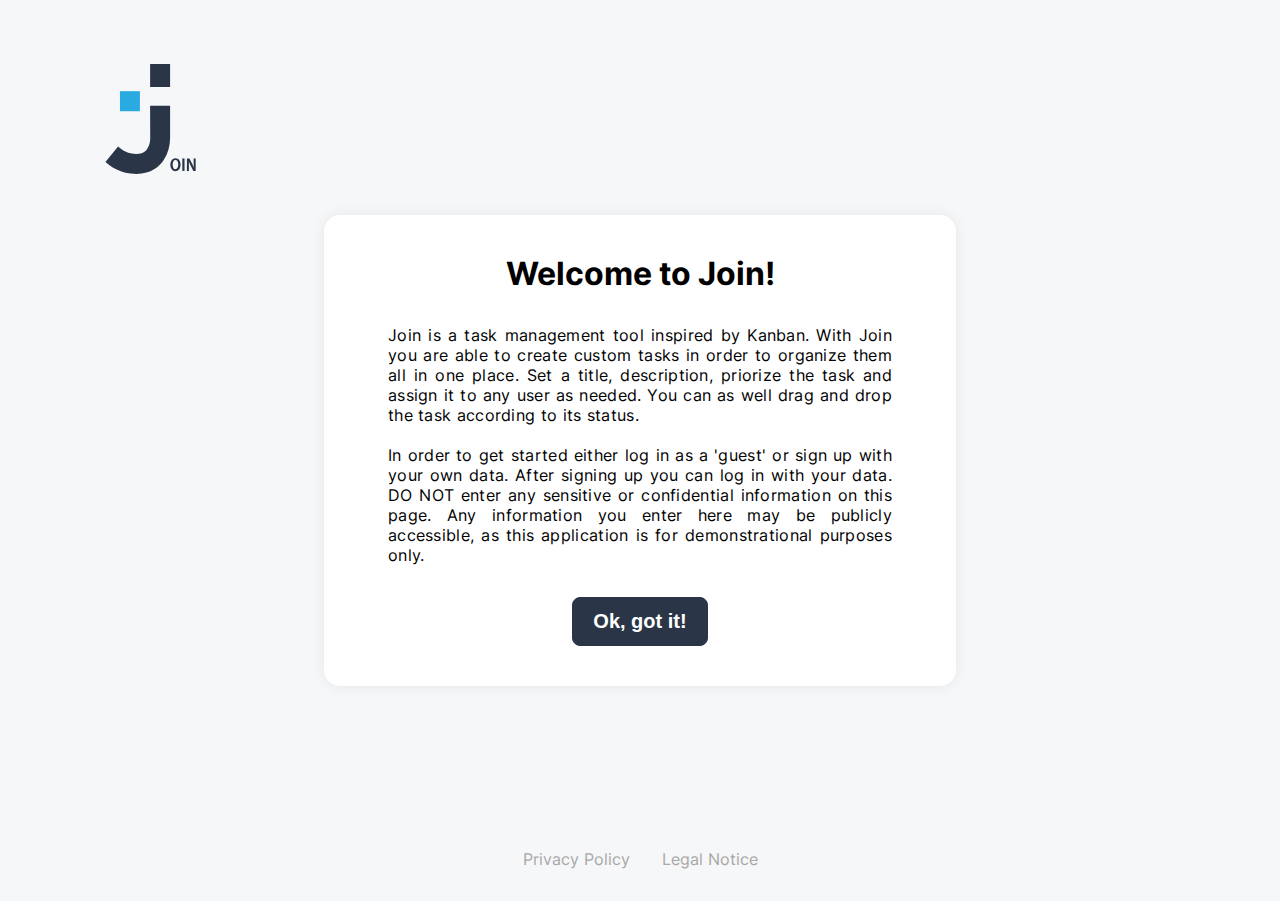
<file: index.html>
<!DOCTYPE html>
<html lang="en">

<head>
  <meta charset="UTF-8" />
  <meta http-equiv="X-UA-Compatible" content="IE=edge" />
  <meta name="viewport" content="width=device-width, initial-scale=1.0" />
  <title>Join</title>
  <link rel="shortcut icon" href="./img/favicon/join-favicon.png" type="image/x-icon" />
  <link rel="stylesheet" href="css/inter.css" />
  <link rel="stylesheet" href="css/style.css" />
  <link rel="stylesheet" href="css/login.css" />
  <link rel="stylesheet" href="css/login_responsive.css">
</head>

<body>
  <img class="login-logo" src="img/login/join-logo-signup.svg" alt="Join Logo" />
  <div class="bg-animation"></div>
  <div class="content" id="content">
    <div class="login-signup desktop-only d-none" id="login-signup">
      <span class="login-signup-text">Not a Join user?</span>
      <button class="main-button main-button-signup" onclick="renderSection('register')">
        Sign up
      </button>
    </div>
    <div class="container" id="container">
      <div class="intro-note-container">
        <div class="intro-note" id="intro-note">
          <h2 class="intro-title">Welcome to Join!</h2>
          <p class="intro-description">Join is a task management tool inspired by Kanban. With Join you are able to create
            custom tasks in order to organize them all in one place.
            Set a title, description, priorize the task and assign it to any user as needed. You can as well drag and drop
            the task according to its status.
            <br><br>
            In order to get started either log in as a 'guest' or sign up with your own data. After signing up you can log
            in with your data.
            DO NOT enter any sensitive or confidential information on this page.
            Any information you enter here may be publicly accessible, as this application is for demonstrational purposes
            only.
          </p>
          <button class="main-button" onclick="closeIntro()">Ok, got it!</button>
        </div>
      </div>
    </div>
    <footer>
      <div class="footer-container">
        <a class="footer-link" href="privacy_policy_out.html" target="_blank">Privacy Policy</a>
        <a class="footer-link" href="legal_notice_out.html" target="_blank">Legal Notice</a>
      </div>
    </footer>
  </div>

  <script src="js/storage.js"></script>
  <script src="js/login_templates.js"></script>
  <script src="js/login_error.js"></script>
  <script src="js/login.js"></script>
</body>

</html>
</file>
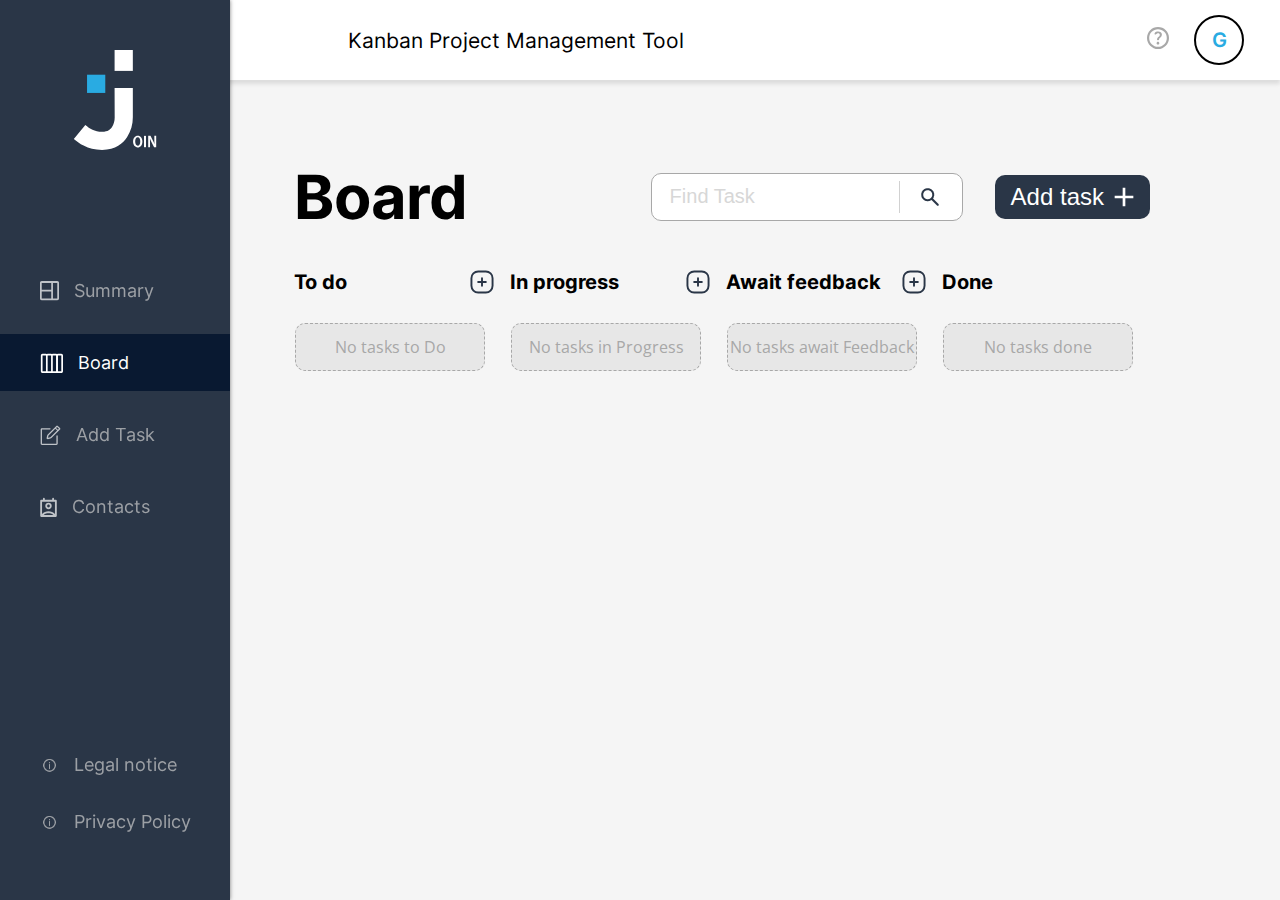
<file: board.html>
<!DOCTYPE html>
<html lang="en">

<head>
  <meta charset="UTF-8" />
  <meta name="viewport" content="width=device-width, initial-scale=1.0" />

  <link rel="stylesheet" href="./css/inter.css" />
  <link rel="stylesheet" href="./css/open_sans.css" />
  <link rel="stylesheet" href="./css/style.css" />
  <link rel="stylesheet" href="./css/board.css" />
  <link rel="stylesheet" href="./css/board_responsive.css" />

  <link rel="stylesheet" href="./css/task.css" />
  <link rel="stylesheet" href="css/task_responsive.css" />
  <link rel="stylesheet" href="./css/contacts.css" />
  <link rel="stylesheet" href="css/contacts-overlay.css" />
  <link rel="stylesheet" href="css/contacts-overlay-responsive.css" />

  <link rel="stylesheet" href="./css/sidebar.css" />
  <link rel="stylesheet" href="./css/header.css" />

  <script src="js/board.js" defer></script>
  <script src="js/board_help_functions.js" defer></script>
  <script src="js/board_templates.js" defer></script>

  <script src="js/script.js" defer></script>
  <script src="js/add_task.js" defer></script>
  <script src="js/add_task_templates.js" defer></script>
  <script src="js/add_task_dropdown.js" defer></script>
  <script src="js/add_task_contact.js"></script>
  <script src="js/storage.js" defer></script>
  <script src="js/header.js"></script>
  <script src="js/contacts.js"></script>

  <title>Board</title>
  <link rel="shortcut icon" href="./img/favicon/join-favicon.png" type="image/x-icon" />
</head>

<body onload="initBoard(), initHead()">
  <header>
    <img class="headerJoinLogo" src="./img/join-logo-blue.svg" />
    <div class="headerText">Kanban Project Management Tool</div>
    <div class="headerIcons">
      <a class="header-help" href="help.html" id="id-6">
        <div><img class="help-icon" src="./img/help.svg" /></div>
      </a>
      <div>
        <div id="userInitials" class="userImage" onclick="showLogout()"></div>
      </div>
    </div>
  </header>
  <div id="header-logout"></div>

  <div class="navMainContent" id="navMainContent">
    <img class="navLogo" src="./img/join-logo.svg">

    <div class="navMenu" id="sidebar-menu">
      <a class="navLink" href="summary.html" id="id-0">
        <div class="navCategory">
          <div class="navCategory-inner-frame">
            <img src="./img/summary-icon.svg">
            <p>Summary</p>
          </div>
        </div>
      </a>
      <a class="navLink" href="board.html" id="id-1">
        <div class="navCategory">
          <div class="navCategory-inner-frame">
            <img src="./img//board-icon.svg">
            <p>Board</p>
          </div>
        </div>
      </a>
      <a class="navLink" href="task.html" id="id-2">
        <div class="navCategory">
          <div class="navCategory-inner-frame">
            <img src="./img/write-task-icon.svg">
            <p>Add Task</p>
          </div>
        </div>
      </a>
      <a class="navLink" href="contacts.html" id="id-3">
        <div class="navCategory">
          <div class="navCategory-inner-frame">
            <img src="./img/contacts-icon.svg">
            <p>Contacts</p>
          </div>
        </div>
      </a>
    </div>
    <div class="sidebar-footer">
      <a class="navLink" href="legal_notice.html" id="id-4">
        <div class="navCategory">
          <div class="navCategory-inner-frame">
            <img src="./img/info-icon.png">
            <p>Legal notice</p>
          </div>
        </div>
      </a>
      <a class="navLink" href="privacy_policy.html" id="id-5">
        <div class="navCategory">
          <div class="navCategory-inner-frame">
            <img src="./img/info-icon.png">
            <p>Privacy Policy</p>
          </div>
        </div>
      </a>
    </div>
  </div>
  <section class="boardHeaderContainer">
    <div class="boardHeader">
      <div class="boardHeaderMobile">
        <h1>Board</h1>
        <button class="addTaskMobile" onclick="location.href ='task.html'">
          <img src="img/board_add_task.svg" alt="" />
        </button>
      </div>

      <div class="boardHeaderInteract">
        <div class="inputWithImg">
          <input id="findTask" type="text" placeholder="Find Task" />
          <div class="findTaskImg" onclick="searchTask()"></div>
        </div>
        <button class="addTaskDesktop" onclick="addTaskOnBoard('toDoStatus')">
          Add task
          <img src="img/board_add_task.svg" alt="" />
        </button>
      </div>
    </div>
  </section>
  <section class="boradContent" id="boradContent">
    <div class="sectionDragArea">
      <div class="headerDragArea">
        <h2>To do</h2>
        <img onclick="addTaskOnBoard('toDoStatus')" class="addTaskToSection addTaskDesktop"
          src="img/board_plus_button.svg" alt="Add Task to to do" />
        <img class="addTaskMobile" onclick="location.href ='task.html'" src="img/board_plus_button.svg"
          alt="Add Task to to do" />
      </div>
      <div id="toDo" class="draArea"
        ondrop="moveTo('toDoStatus', 'toDo')"
        ondragover="allowDrop(event, 'toDo')"
        ondragend="removeHighlighting('toDo')"
        ondragleave="removeHighlighting('toDo')"></div>
    </div>

    <div class="sectionDragArea">
      <div class="headerDragArea">
        <h2>In progress</h2>
        <img onclick="addTaskOnBoard('inProgressStatus')" class="addTaskToSection addTaskDesktop"
          src="img/board_plus_button.svg" alt="Add Task to in Progress" />
        <img class="addTaskMobile" onclick="location.href ='task.html'" src="img/board_plus_button.svg"
          alt="Add Task to in Progress" />
      </div>
      <div id="inProgress" class="draArea"
        ondrop="moveTo('inProgressStatus', 'inProgress')"
        ondragover="allowDrop(event, 'inProgress')"
        ondragend="removeHighlighting('inProgress')"
        ondragleave="removeHighlighting('inProgress')"></div>
    </div>

    <div class="sectionDragArea">
      <div class="headerDragArea">
        <h2>Await feedback</h2>
        <img onclick="addTaskOnBoard('awaitFeedbackStatus')" class="addTaskToSection addTaskDesktop"
          src="img/board_plus_button.svg" alt="Add Task to Await Feedback" />
        <img class="addTaskMobile" onclick="location.href ='task.html'" src="img/board_plus_button.svg"
          alt="Add Task to Await Feedback" />
      </div>
      <div id="awaitFeedback" class="draArea" 
        ondrop="moveTo('awaitFeedbackStatus', 'awaitFeedback')"
        ondragover="allowDrop(event, 'awaitFeedback')"
        ondragend="removeHighlighting('awaitFeedback')"
        ondragleave="removeHighlighting('awaitFeedback')"></div>
      </div>
    </div>

    <div class="sectionDragArea">
      <div class="headerDragArea">
        <h2>Done</h2>
      </div>
      <div id="done" class="draArea"
        ondrop="moveTo('doneStatus', 'done')"
        ondragover="allowDrop(event, 'done')"
        ondragend="removeHighlighting('done')"
        ondragleave="removeHighlighting('done')"></div>
    </div>
  </section>
  <div id="new-contact-container"></div>
  <div class="loader-overlay d-none" id="loader-overlay"></div>
  <div id="loader"></div>
  <div class="contact-success" id="success-contact">
    <div class="contact-success-container" id="success-contact-animation">
      <span class="success-message">Contact successfully created</span>
    </div>
  </div>

  <div class="responsiveMain">
    <a class="responsiveLinks" href="summary.html" id="idResponsive-0">
      <div class="responsiveBox">
        <img class="responsiveIcons" src="./img/summary-icon.svg" />
        <span class="responsiveText">Summary</span>
      </div>
    </a>
    <a class="responsiveLinks" href="board.html" id="idResponsive-1">
      <div class="responsiveBox">
        <img class="responsiveIcons" src="./img/board-icon.svg" />
        <span class="responsiveText">Board</span>
      </div>
    </a>
    <a class="responsiveLinks" href="task.html" id="idResponsive-2">
      <div class="responsiveBox">
        <img class="responsiveIcons" src="./img/write-task-icon.svg" />
        <span class="responsiveText">Add Task</span>
      </div>
    </a>
    <a class="responsiveLinks" href="contacts.html" id="idResponsive-3">
      <div class="responsiveBox">
        <img class="responsiveIcons" src="./img/contacts-icon.svg" />
        <span class="responsiveText">Contacts</span>
      </div>
    </a>
  </div>
</body>

</html>
</file>
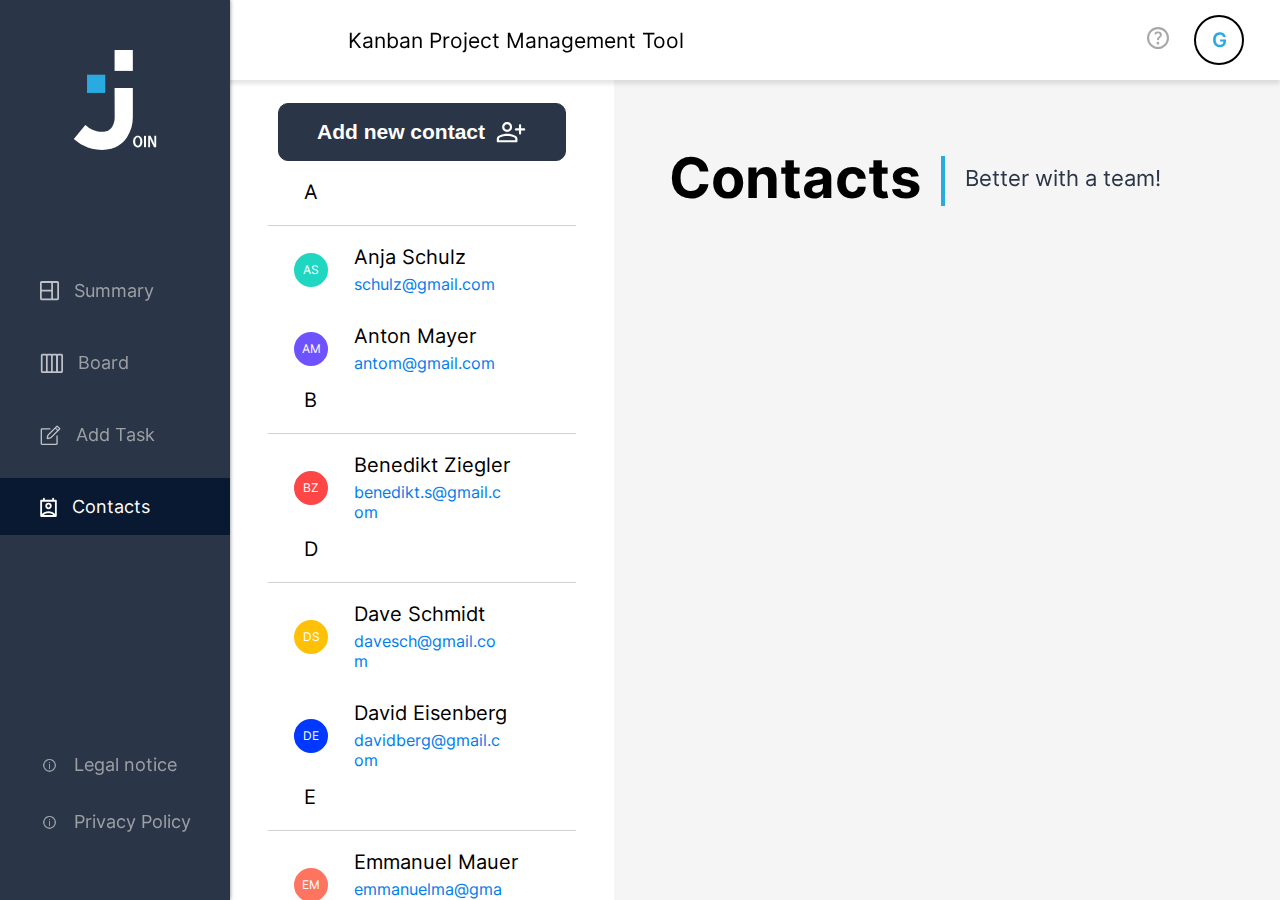
<file: contacts.html>
<!DOCTYPE html>
<html lang="en">

<head>
  <meta charset="UTF-8" />
  <meta http-equiv="X-UA-Compatible" content="IE=edge" />
  <meta name="viewport" content="width=device-width, initial-scale=1.0" />
  <title>Contacts</title>
  <link rel="shortcut icon" href="./img/favicon/join-favicon.png" type="image/x-icon" />

  <link rel="stylesheet" href="./css/inter.css" />
  <link rel="stylesheet" href="./css/sidebar.css" />
  <link rel="stylesheet" href="./css/contacts.css" />
  <link rel="stylesheet" href="./css/contacts-overlay.css" />
  <link rel="stylesheet" href="./css/contacts-overlay-responsive.css" />
  <link rel="stylesheet" href="./css/contacts-responsive.css" />
  <link rel="stylesheet" href="./css/header.css" />
  <link rel="stylesheet" href="./css/task.css" />

  <script src="js/header.js"></script>
  <script src="js/script.js"></script>
  <script src="js/contacts.js"></script>
  <script src="js/contacts-templates.js"></script>
  <script src="js/storage.js"></script>
  <script src="js/users.js"></script>
</head>

<body onload="initContacts(), initHead()">
  <header>
    <img class="headerJoinLogo" src="./img/join-logo-blue.svg" />
    <div class="headerText">Kanban Project Management Tool</div>
    <div class="headerIcons">
      <a class="header-help" href="help.html" id="id-6">
        <div><img class="help-icon" src="./img/help.svg" /></div>
      </a>
      <div>
        <div id="userInitials" class="userImage" onclick="showLogout()"></div>
      </div>
    </div>
  </header>
  <div id="header-logout"></div>

  <div class="navMainContent" id="navMainContent">
    <img class="navLogo" src="./img/join-logo.svg">

    <div class="navMenu" id="sidebar-menu">
      <a class="navLink" href="summary.html" id="id-0">
        <div class="navCategory">
          <div class="navCategory-inner-frame">
            <img src="./img/summary-icon.svg">
            <p>Summary</p>
          </div>
        </div>
      </a>
      <a class="navLink" href="board.html" id="id-1">
        <div class="navCategory">
          <div class="navCategory-inner-frame">
            <img src="./img//board-icon.svg">
            <p>Board</p>
          </div>
        </div>
      </a>
      <a class="navLink" href="task.html" id="id-2">
        <div class="navCategory">
          <div class="navCategory-inner-frame">
            <img src="./img/write-task-icon.svg">
            <p>Add Task</p>
          </div>
        </div>
      </a>
      <a class="navLink" href="contacts.html" id="id-3">
        <div class="navCategory">
          <div class="navCategory-inner-frame">
            <img src="./img/contacts-icon.svg">
            <p>Contacts</p>
          </div>
        </div>
      </a>
    </div>
    <div class="sidebar-footer">
      <a class="navLink" href="legal_notice.html" id="id-4">
        <div class="navCategory">
          <div class="navCategory-inner-frame">
            <img src="./img/info-icon.png">
            <p>Legal notice</p>
          </div>
        </div>
      </a>
      <a class="navLink" href="privacy_policy.html" id="id-5">
        <div class="navCategory">
          <div class="navCategory-inner-frame">
            <img src="./img/info-icon.png">
            <p>Privacy Policy</p>
          </div>
        </div>
      </a>
    </div>
  </div>

  <div id="contactInfo" class="kanban-title d-none">
    Kanban Project Managment Tool
  </div>
  <div class="moveBackBtn d-none" id="moveBackBtn" onclick="backToContacts()">
    <img src="./img/arrrow-left.png" />
  </div>
  <div class="contactHeadlineContent" id="contactHeadlineContent">
    <div class="headlineContacts">Contacts</div>
    <div class="borderStyle"></div>
    <div class="textBetter">Better with a team!</div>
  </div>
  <section id="contactOverview" class="contactOverview">
    <button class="addContactBtn" onclick="showOverlay(), event.stopPropagation()">
      <span class="addContactText">Add new contact</span>
      <img src="./img/person_add.svg" alt="Add Contact" />
    </button>
    <div id="contact-book"></div>
  </section>
  <div id="contactInfoContainer"></div>
  <img id="backArrow" class="backArrow" onclick="closeMobileContactInfo()" src="./img/backArrow.svg" alt="Back Arow" />
  <div id="newContactContainer"></div>
  <div class="contact-success" id="success-contact">
    <div class="contact-success-container" id="success-contact-animation">
      <span class="success-message">Contact successfully created</span>
    </div>
  </div>

  <div class="responsiveMain">
    <a class="responsiveLinks" href="summary.html" id="idResponsive-0">
      <div class="responsiveBox">
        <img class="responsiveIcons" src="./img/summary-icon.svg" />
        <span class="responsiveText">Summary</span>
      </div>
    </a>
    <a class="responsiveLinks" href="board.html" id="idResponsive-1">
      <div class="responsiveBox">
        <img class="responsiveIcons" src="./img/board-icon.svg" />
        <span class="responsiveText">Board</span>
      </div>
    </a>
    <a class="responsiveLinks" href="task.html" id="idResponsive-2">
      <div class="responsiveBox">
        <img class="responsiveIcons" src="./img/write-task-icon.svg" />
        <span class="responsiveText">Add Task</span>
      </div>
    </a>
    <a class="responsiveLinks" href="contacts.html" id="idResponsive-3">
      <div class="responsiveBox">
        <img class="responsiveIcons" src="./img/contacts-icon.svg" />
        <span class="responsiveText">Contacts</span>
      </div>
    </a>
  </div>
</body>

</html>
</file>
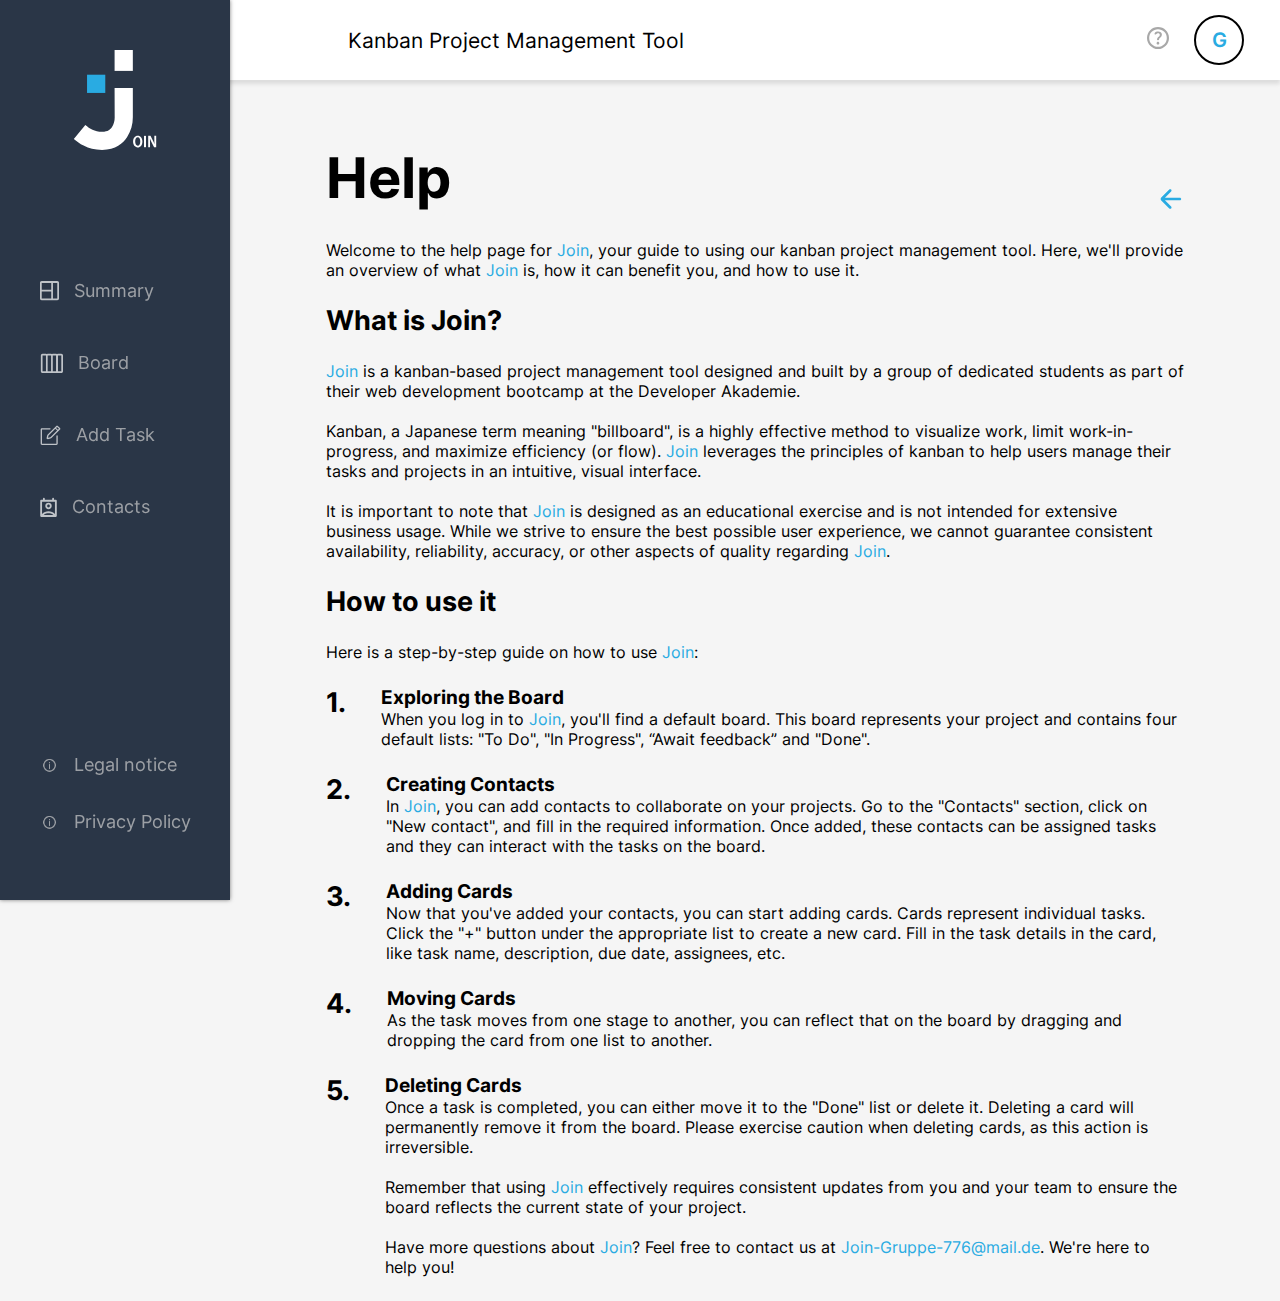
<file: help.html>
<!DOCTYPE html>
<html lang="en">

<head>
  <meta charset="UTF-8" />
  <meta http-equiv="X-UA-Compatible" content="IE=edge" />
  <meta name="viewport" content="width=device-width, initial-scale=1.0" />
  <title>Help</title>
  <link rel="shortcut icon" href="./img/favicon/join-favicon.png" type="image/x-icon" />
  <script src="js/header.js"></script>
  <script src="js/script.js"></script>
  <script src="js/storage.js" defer></script>

  <link rel="stylesheet" href="./css/inter.css" />
  <link rel="stylesheet" href="./css/sidebar.css" />
  <link rel="stylesheet" href="./css/contacts.css" />
  <link rel="stylesheet" href="./css/header.css" />
  <link rel="stylesheet" href="./css/help.css" />
  <link rel="stylesheet" href="./css/legal-notice.css" />
</head>

<body onload="initHead()">
  <header>
    <img class="headerJoinLogo" src="./img/join-logo-blue.svg" />
    <div class="headerText">Kanban Project Management Tool</div>
    <div class="headerIcons">
      <a class="header-help" href="help.html" id="id-6">
        <div><img class="help-icon" src="./img/help.svg" /></div>
      </a>
      <div>
        <div id="userInitials" class="userImage" onclick="showLogout()"></div>
      </div>
    </div>
  </header>
  <div id="header-logout"></div>

  <div class="navMainContent" id="navMainContent">
    <img class="navLogo" src="./img/join-logo.svg">

    <div class="navMenu" id="sidebar-menu">
      <a class="navLink" href="summary.html" id="id-0">
        <div class="navCategory">
          <div class="navCategory-inner-frame">
            <img src="./img/summary-icon.svg">
            <p>Summary</p>
          </div>
        </div>
      </a>
      <a class="navLink" href="board.html" id="id-1">
        <div class="navCategory">
          <div class="navCategory-inner-frame">
            <img src="./img//board-icon.svg">
            <p>Board</p>
          </div>
        </div>
      </a>
      <a class="navLink" href="task.html" id="id-2">
        <div class="navCategory">
          <div class="navCategory-inner-frame">
            <img src="./img/write-task-icon.svg">
            <p>Add Task</p>
          </div>
        </div>
      </a>
      <a class="navLink" href="contacts.html" id="id-3">
        <div class="navCategory">
          <div class="navCategory-inner-frame">
            <img src="./img/contacts-icon.svg">
            <p>Contacts</p>
          </div>
        </div>
      </a>
    </div>
    <div class="sidebar-footer">
      <a class="navLink" href="legal_notice.html" id="id-4">
        <div class="navCategory">
          <div class="navCategory-inner-frame">
            <img src="./img/info-icon.png">
            <p>Legal notice</p>
          </div>
        </div>
      </a>
      <a class="navLink" href="privacy_policy.html" id="id-5">
        <div class="navCategory">
          <div class="navCategory-inner-frame">
            <img src="./img/info-icon.png">
            <p>Privacy Policy</p>
          </div>
        </div>
      </a>
    </div>
  </div>
  <img class="backArrowLegal" onclick="history.back()" src="./img/backArrow.svg" alt="Back Arow" />

  <section class="content">
    <h1>Help</h1>
    <p>
      Welcome to the help page for <span class="blue">Join</span>, your guide
      to using our kanban project management tool. Here, we'll provide an
      overview of what <span class="blue">Join</span>
      is, how it can benefit you, and how to use it.
    </p>
    <h2 class="mb24">What is Join?</h2>
    <p>
      <span class="blue">Join</span> is a kanban-based project management tool
      designed and built by a group of dedicated students as part of their web
      development bootcamp at the Developer Akademie. <br /><br />
      Kanban, a Japanese term meaning "billboard", is a highly effective
      method to visualize work, limit work-in-progress, and maximize
      efficiency (or flow). <span class="blue">Join</span> leverages the
      principles of kanban to help users manage their tasks and projects in an
      intuitive, visual interface. <br /><br />
      It is important to note that <span class="blue">Join</span> is designed
      as an educational exercise and is not intended for extensive business
      usage. While we strive to ensure the best possible user experience, we
      cannot guarantee consistent availability, reliability, accuracy, or
      other aspects of quality regarding <span class="blue">Join</span>.
    </p>
    <h2 class="mb24">How to use it</h2>
    <p>
      Here is a step-by-step guide on how to use
      <span class="blue">Join</span>:
    </p>
    <div class="steps">
      <div class="step">
        <h2 class="mr35">1.</h2>
        <div>
          <h3 class="mt0">Exploring the Board</h3>
          <p>
            When you log in to <span class="blue">Join</span>, you'll find a
            default board. This board represents your project and contains
            four default lists: "To Do", "In Progress", “Await feedback” and
            "Done".
          </p>
        </div>
      </div>
      <div class="step">
        <h2 class="mr35">2.</h2>
        <div>
          <h3 class="mt0">Creating Contacts</h3>
          <p>
            In <span class="blue">Join</span>, you can add contacts to
            collaborate on your projects. Go to the "Contacts" section, click
            on "New contact", and fill in the required information. Once
            added, these contacts can be assigned tasks and they can interact
            with the tasks on the board.
          </p>
        </div>
      </div>
      <div class="step">
        <h2 class="mr35">3.</h2>
        <div>
          <h3 class="mt0">Adding Cards</h3>
          <p>
            Now that you've added your contacts, you can start adding cards.
            Cards represent individual tasks. Click the "+" button under the
            appropriate list to create a new card. Fill in the task details in
            the card, like task name, description, due date, assignees, etc.
          </p>
        </div>
      </div>
      <div class="step">
        <h2 class="mr35">4.</h2>
        <div>
          <h3 class="mt0">Moving Cards</h3>
          <p>
            As the task moves from one stage to another, you can reflect that
            on the board by dragging and dropping the card from one list to
            another.
          </p>
        </div>
      </div>
      <div class="step">
        <h2 class="mr35">5.</h2>
        <div>
          <h3 class="mt0">Deleting Cards</h3>
          <p>
            Once a task is completed, you can either move it to the "Done"
            list or delete it. Deleting a card will permanently remove it from
            the board. Please exercise caution when deleting cards, as this
            action is irreversible.
            <br /><br />
            Remember that using <span class="blue">Join</span> effectively
            requires consistent updates from you and your team to ensure the
            board reflects the current state of your project. <br /><br />
            Have more questions about <span class="blue">Join</span>? Feel
            free to contact us at
            <a href="mailto:Join-Gruppe-776@mail.de">Join-Gruppe-776@mail.de</a>. We're here to help you!
          </p>
        </div>
      </div>
    </div>

    <div class="responsiveMain">
      <a class="responsiveLinks" href="summary.html" id="idResponsive-0">
        <div class="responsiveBox">
          <img class="responsiveIcons" src="./img/summary-icon.svg" />
          <span class="responsiveText">Summary</span>
        </div>
      </a>
      <a class="responsiveLinks" href="board.html" id="idResponsive-1">
        <div class="responsiveBox">
          <img class="responsiveIcons" src="./img/board-icon.svg" />
          <span class="responsiveText">Board</span>
        </div>
      </a>
      <a class="responsiveLinks" href="task.html" id="idResponsive-2">
        <div class="responsiveBox">
          <img class="responsiveIcons" src="./img/write-task-icon.svg" />
          <span class="responsiveText">Add Task</span>
        </div>
      </a>
      <a class="responsiveLinks" href="contacts.html" id="idResponsive-3">
        <div class="responsiveBox">
          <img class="responsiveIcons" src="./img/contacts-icon.svg" />
          <span class="responsiveText">Contacts</span>
        </div>
      </a>
    </div>
  </section>
</body>

</html>
</file>
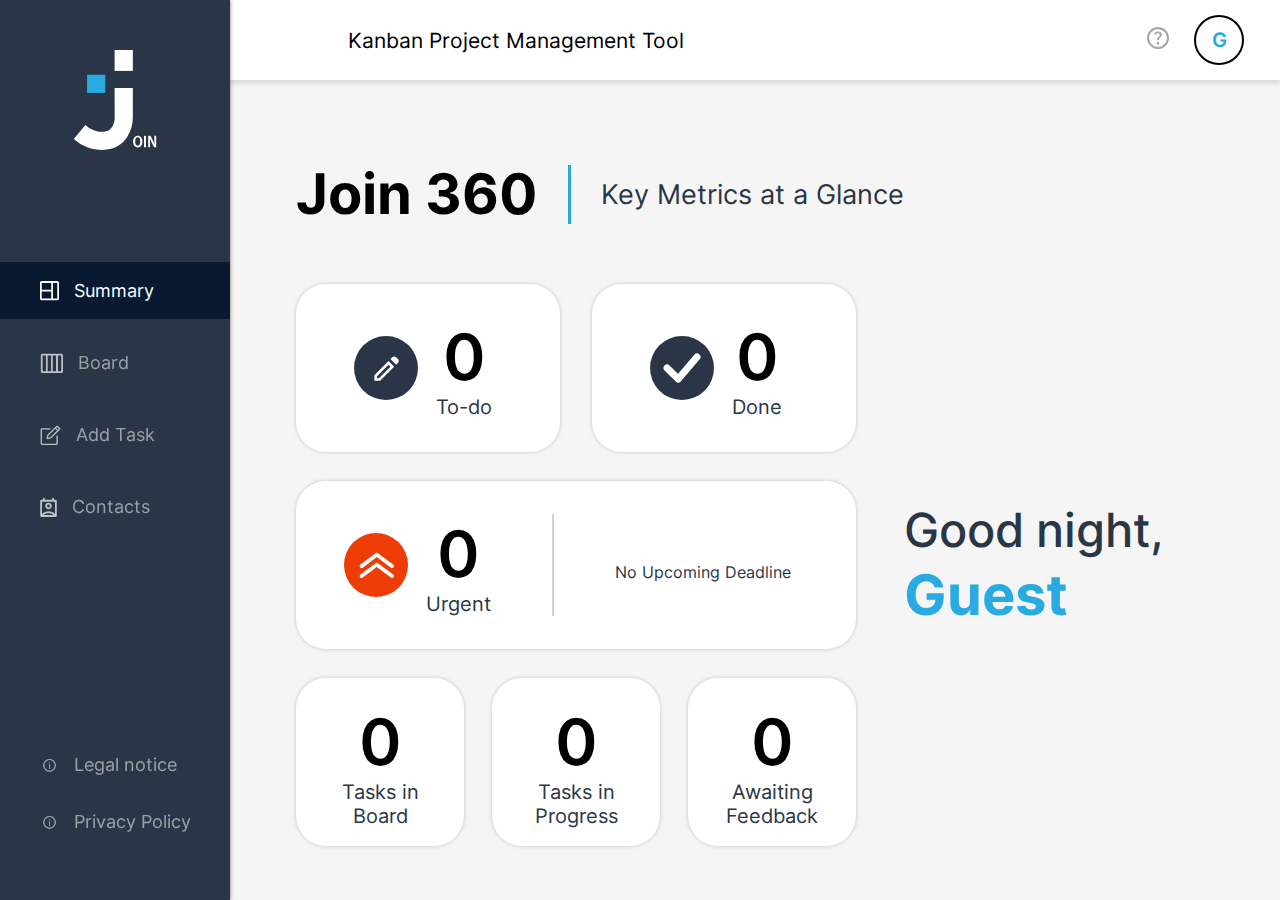
<file: summary.html>
<!DOCTYPE html>
<html lang="en">

<head>
  <meta charset="UTF-8" />
  <meta http-equiv="X-UA-Compatible" content="IE=edge" />
  <meta name="viewport" content="width=device-width, initial-scale=1.0" />
  <title>Summary</title>
  <link rel="shortcut icon" href="./img/favicon/join-favicon.png" type="image/x-icon" />

  <script src="js/summary.js" defer></script>
  <script src="js/storage.js" defer></script>
  <script src="js/header.js" defer></script>
  <script src="js/script.js" defer></script>

  <link rel="stylesheet" href="./css/inter.css" />
  <link rel="stylesheet" href="./css/style.css" />
  <link rel="stylesheet" href="./css/sidebar.css" />
  <link rel="stylesheet" href="./css/contacts.css" />
  <link rel="stylesheet" href="./css/header.css" />
  <link rel="stylesheet" href="./css/summary.css" />
</head>

<body onload="initSummary(), initHead()">
  <header>
    <img class="headerJoinLogo" src="./img/join-logo-blue.svg" />
    <div class="headerText">Kanban Project Management Tool</div>
    <div class="headerIcons">
      <a class="header-help" href="help.html" id="id-6">
        <div><img class="help-icon" src="./img/help.svg" /></div>
      </a>
      <div>
        <div id="userInitials" class="userImage" onclick="showLogout()"></div>
      </div>
    </div>
  </header>
  <div id="header-logout"></div>

  <div class="navMainContent" id="navMainContent">
    <img class="navLogo" src="./img/join-logo.svg">

    <div class="navMenu" id="sidebar-menu">
      <a class="navLink" href="summary.html" id="id-0">
        <div class="navCategory">
          <div class="navCategory-inner-frame">
            <img src="./img/summary-icon.svg">
            <p>Summary</p>
          </div>
        </div>
      </a>
      <a class="navLink" href="board.html" id="id-1">
        <div class="navCategory">
          <div class="navCategory-inner-frame">
            <img src="./img//board-icon.svg">
            <p>Board</p>
          </div>
        </div>
      </a>
      <a class="navLink" href="task.html" id="id-2">
        <div class="navCategory">
          <div class="navCategory-inner-frame">
            <img src="./img/write-task-icon.svg">
            <p>Add Task</p>
          </div>
        </div>
      </a>
      <a class="navLink" href="contacts.html" id="id-3">
        <div class="navCategory">
          <div class="navCategory-inner-frame">
            <img src="./img/contacts-icon.svg">
            <p>Contacts</p>
          </div>
        </div>
      </a>
    </div>
    <div class="sidebar-footer">
      <a class="navLink" href="legal_notice.html" id="id-4">
        <div class="navCategory">
          <div class="navCategory-inner-frame">
            <img src="./img/info-icon.png">
            <p>Legal notice</p>
          </div>
        </div>
      </a>
      <a class="navLink" href="privacy_policy.html" id="id-5">
        <div class="navCategory">
          <div class="navCategory-inner-frame">
            <img src="./img/info-icon.png">
            <p>Privacy Policy</p>
          </div>
        </div>
      </a>
    </div>
  </div>

  <section id="summaryContent" class="summaryContent">
    <div class="summaryHead">
      <h1>Join 360</h1>
      <div class="sumHeadDevider"></div>
      <span class="sumHeadSlogan">Key Metrics at a Glance</span>
      <div class="sumHeadDeviderMobile"></div>
    </div>
    <div class="summaryMainContent">
      <div class="summaryBoxes">
        <div class="summaryBoxesTop">
          <div class="summaryBox summaryBoxTop" onclick="location.href ='board.html'">
            <div class="summaryBoxTopIcon">
              <img class="summaryBoxesTopIcons" src="./img/summaryTodoIcon.svg" alt="" />
            </div>
            <div class="summaryCountContainer">
              <div class="summaryCountNum" id="todoCount">0</div>
              <div class="summaryCountText">To-do</div>
            </div>
          </div>
          <div class="summaryBox summaryBoxTop" onclick="location.href ='board.html'">
            <div class="summaryBoxTopIcon">
              <img class="summaryBoxesTopIcons" src="./img/summaryDoneIcon.svg" alt="" />
            </div>
            <div class="summaryCountContainer">
              <div class="summaryCountNum" id="doneCount">0</div>
              <div class="summaryCountText">Done</div>
            </div>
          </div>
        </div>

        <div class="summaryBox summaryBoxMid" onclick="location.href ='board.html'">
          <div class="urgentIconCount">
            <div class="summaryBoxMidIcon">
              <img src="./img/summaryUrgentIcon.svg" alt="" />
            </div>
            <div class="summaryCountContainer">
              <div class="summaryCountNum" id="urgentCount">0</div>
              <div class="summaryCountText">Urgent</div>
            </div>
          </div>
          <div class="sumUrgentDevider"></div>
          <div>
            <div class="nextUrgentDate" id="nextUrgentDate"></div>
            <div class="nextUrgentDateText" id="nextUrgentDateText">
              No Upcoming Deadline
            </div>
          </div>
        </div>

        <div class="summaryBoxesBottom">
          <div class="summaryBox summaryBoxBottom" onclick="location.href ='board.html'">
            <div class="summaryCountContainer">
              <div class="summaryCountNum" id="totalCount">0</div>
              <div class="summaryCountText">
                Tasks in <br />
                Board
              </div>
            </div>
          </div>
          <div class="summaryBox summaryBoxBottom" onclick="location.href ='board.html'">
            <div class="summaryCountContainer">
              <div class="summaryCountNum" id="progressCount">0</div>
              <div class="summaryCountText">
                Tasks in <br />
                Progress
              </div>
            </div>
          </div>
          <div class="summaryBox summaryBoxBottom" onclick="location.href ='board.html'">
            <div class="summaryCountContainer">
              <div class="summaryCountNum" id="feedbackCount">0</div>
              <div class="summaryCountText">
                Awaiting <br />
                Feedback
              </div>
            </div>
          </div>
        </div>
      </div>

      <div class="userGreet">
        <div id="timedGreeting"></div>
        <div id="logedinUser"></div>
      </div>
    </div>
  </section>

  <section id="mobileGreet">
    <div id="mobileTimedGreeting"></div>
    <div id="mobileLogedinUser"></div>
  </section>

  <div class="responsiveMain">
    <a class="responsiveLinks" href="summary.html" id="idResponsive-0">
      <div class="responsiveBox">
        <img class="responsiveIcons" src="./img/summary-icon.svg" />
        <span class="responsiveText">Summary</span>
      </div>
    </a>
    <a class="responsiveLinks" href="board.html" id="idResponsive-1">
      <div class="responsiveBox">
        <img class="responsiveIcons" src="./img/board-icon.svg" />
        <span class="responsiveText">Board</span>
      </div>
    </a>
    <a class="responsiveLinks" href="task.html" id="idResponsive-2">
      <div class="responsiveBox">
        <img class="responsiveIcons" src="./img/write-task-icon.svg" />
        <span class="responsiveText">Add Task</span>
      </div>
    </a>
    <a class="responsiveLinks" href="contacts.html" id="idResponsive-3">
      <div class="responsiveBox">
        <img class="responsiveIcons" src="./img/contacts-icon.svg" />
        <span class="responsiveText">Contacts</span>
      </div>
    </a>
  </div>
</body>

</html>
</file>
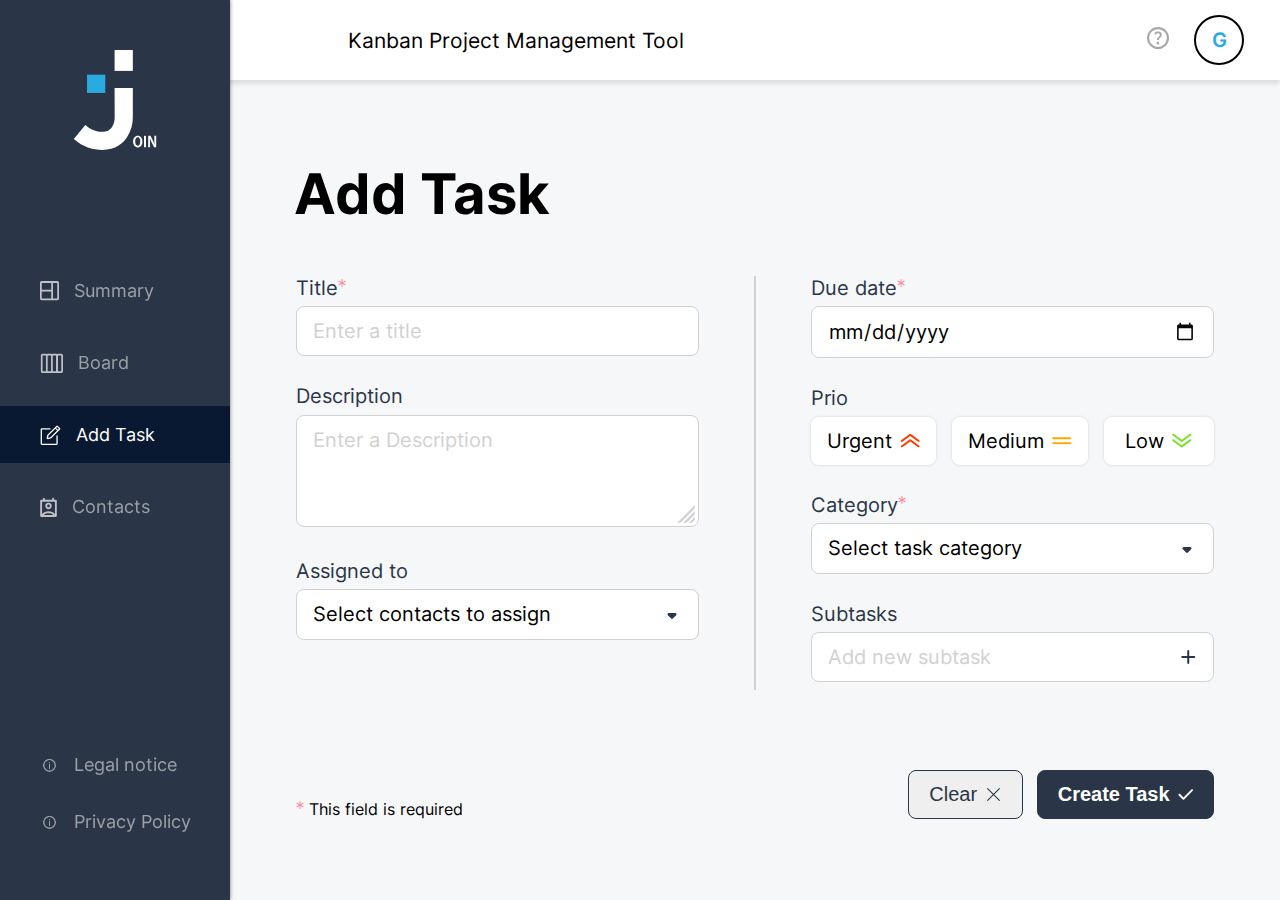
<file: task.html>
<!DOCTYPE html>
<html lang="en">

<head>
  <meta charset="UTF-8" />
  <meta http-equiv="X-UA-Compatible" content="IE=edge" />
  <meta name="viewport" content="width=device-width, initial-scale=1.0" />
  <title>Join - Add Task</title>
  <link rel="shortcut icon" href="./img/favicon/join-favicon.png" type="image/x-icon" />
  <link rel="stylesheet" href="css/inter.css" />
  <link rel="stylesheet" href="css/style.css" />
  <link rel="stylesheet" href="css/sidebar.css" />
  <link rel="stylesheet" href="css/header.css" />
  <link rel="stylesheet" href="css/task.css" />
  <link rel="stylesheet" href="css/task_responsive.css" />
  <link rel="stylesheet" href="css/contacts-overlay.css" />
  <link rel="stylesheet" href="css/contacts-overlay-responsive.css" />
</head>

<body onload="init(), initHead()">

  <header>
    <img class="headerJoinLogo" src="./img/join-logo-blue.svg" />
    <div class="headerText">Kanban Project Management Tool</div>
    <div class="headerIcons">
      <a class="header-help" href="help.html" id="id-6">
        <div><img class="help-icon" src="./img/help.svg" /></div>
      </a>
      <div>
        <div id="userInitials" class="userImage" onclick="showLogout()"></div>
      </div>
    </div>
  </header>
  <div id="header-logout"></div>

  <div class="navMainContent" id="navMainContent">
    <img class="navLogo" src="./img/join-logo.svg">

    <div class="navMenu" id="sidebar-menu">
      <a class="navLink" href="summary.html" id="id-0">
        <div class="navCategory">
          <div class="navCategory-inner-frame">
            <img src="./img/summary-icon.svg">
            <p>Summary</p>
          </div>
        </div>
      </a>
      <a class="navLink" href="board.html" id="id-1">
        <div class="navCategory">
          <div class="navCategory-inner-frame">
            <img src="./img//board-icon.svg">
            <p>Board</p>
          </div>
        </div>
      </a>
      <a class="navLink" href="task.html" id="id-2">
        <div class="navCategory">
          <div class="navCategory-inner-frame">
            <img src="./img/write-task-icon.svg">
            <p>Add Task</p>
          </div>
        </div>
      </a>
      <a class="navLink" href="contacts.html" id="id-3">
        <div class="navCategory">
          <div class="navCategory-inner-frame">
            <img src="./img/contacts-icon.svg">
            <p>Contacts</p>
          </div>
        </div>
      </a>
    </div>
    <div class="sidebar-footer">
      <a class="navLink" href="legal_notice.html" id="id-4">
        <div class="navCategory">
          <div class="navCategory-inner-frame">
            <img src="./img/info-icon.png">
            <p>Legal notice</p>
          </div>
        </div>
      </a>
      <a class="navLink" href="privacy_policy.html" id="id-5">
        <div class="navCategory">
          <div class="navCategory-inner-frame">
            <img src="./img/info-icon.png">
            <p>Privacy Policy</p>
          </div>
        </div>
      </a>
    </div>
  </div>

  <section class="main">
    <div class="main-container">
      <h1 class="task-heading-h1">Add Task</h1>
      <div class="task-form-container">
        <form class="task-form" onsubmit="addTask(); return false" autocomplete="off">
          <div class="task-form-subcontainer">
            <div class="task-input-container">
              <label class="task-form-label" for="title">
                Title<svg class="task-form-star" viewBox="0 0 16 16">
                  <use href="assets/img/icons.svg#star-icon"></use>
                </svg>
              </label>
              <input class="task-form-input" type="text" name="title" id="title" placeholder="Enter a title"
                minlength="2" required />
              <label class="task-form-label" for="description">Description</label>
              <div class="task-form-text-wrapper">
                <textarea class="task-form-text" name="text" id="description"
                  placeholder="Enter a Description"></textarea>
                <svg class="task-form-resize-icon">
                  <use href="assets/img/icons.svg#resize-icon"></use>
                </svg>
              </div>

              <label class="task-form-label" for="assign">Assigned to</label>
              <div class="task-dropdown-container">
                <span id="arrow-assign" class="task-arrow-dropdown">
                  <svg viewBox="0 0 8 5">
                    <use href="assets/img/icons.svg#arrow-icon"></use>
                  </svg>
                </span>
                <input class="task-assign" id="assign" type="text" name="assign"
                  placeholder="Select contacts to assign" />
                <div id="assign-content" class="assign-content d-none">
                  <div class="assign-overlay" id="assign-overlay" onclick="closeAssignDropdown()"></div>
                  <div class="assign-dropdown-menu" id="assign-dropdown-menu"></div>
                  <div class="assign-button-container" id="assign-button-container"></div>
                </div>
                <div id="initials-content"></div>
              </div>
            </div>
            <div class="task-input-container">
              <label class="task-form-label" for="date">
                Due date<svg class="task-form-star" viewBox="0 0 16 16">
                  <use href="assets/img/icons.svg#star-icon"></use>
                </svg>
              </label>
              <input class="task-form-date" type="date" name="date" id="date" max="2025-12-31" required />
              <div class="task-form-label">Prio</div>
              <div class="task-form-prio">
                <div class="task-form-btn" id="urgent-btn" onclick="selectPrioButton('urgent-btn')">
                  Urgent
                  <svg class="task-form-urgent-icon" viewBox="0 0 21 16">
                    <use href="assets/img/icons.svg#urgentprio-icon"></use>
                  </svg>
                </div>
                <div class="task-form-btn" id="medium-btn" onclick="selectPrioButton('medium-btn')">
                  Medium
                  <svg class="task-form-medium-icon" viewBox="0 0 21 8">
                    <use href="assets/img/icons.svg#mediumprio-icon"></use>
                  </svg>
                </div>
                <div class="task-form-btn" id="low-btn" onclick="selectPrioButton('low-btn')">
                  Low
                  <svg class="task-form-low-icon" viewBox="0 0 21 16">
                    <use href="assets/img/icons.svg#lowprio-icon"></use>
                  </svg>
                </div>
              </div>
              <div class="task-form-label">
                Category<svg class="task-form-star" viewBox="0 0 16 16">
                  <use href="assets/img/icons.svg#star-icon"></use>
                </svg>
              </div>
              <div class="task-dropdown-container">
                <span id="arrow-category" class="task-arrow-dropdown" onclick="toggleCategoryDropdown()">
                  <svg viewBox="0 0 8 5">
                    <use href="assets/img/icons.svg#arrow-icon"></use>
                  </svg>
                </span>
                <input class="task-category" id="category" placeholder="Select task category" type="text"
                  onkeydown="return false;" required onclick="toggleCategoryDropdown()" />
                <div id="category-content"></div>
              </div>
              <label class="task-form-label" for="subtasks">Subtasks</label>
              <div class="task-form-subtasks">
                <input class="task-form-input m-b05" type="text" name="subtasks" id="subtasks"
                  placeholder="Add new subtask" />
                <div onclick="addSubtask()">
                  <svg class="task-form-add-icon" id="task-add-icon" viewBox="0 0 15 14">
                    <use href="assets/img/icons.svg#add-icon"></use>
                  </svg>
                </div>
                <div id="subtasks-container"></div>
              </div>
            </div>
          </div>
          <div class="task-submit-container">
            <div class="task-required-text">
              <svg class="task-form-star" viewBox="0 0 16 16">
                <use href="assets/img/icons.svg#star-icon"></use>
              </svg>
              This field is required
            </div>
            <div class="task-submit-buttons">
              <button class="task-clear-button" type="reset" onclick="resetForm()">
                Clear
                <svg class="task-clear-icon">
                  <use href="assets/img/icons.svg#x-icon"></use>
                </svg>
              </button>
              <button class="main-button" type="submit" id="create-task">
                Create Task
                <svg class="task-create-icon">
                  <use href="assets/img/icons.svg#check-icon"></use>
                </svg>
              </button>
            </div>
          </div>
        </form>
        <div class="loader-overlay d-none" id="loader-overlay"></div>
        <div id="loader"></div>
        <div class="success d-none" id="success-task">
          <div class="success-container">
            <span class="success-message">Task added to board</span>
            <img class="board-icon" src="img/board-icon.svg" alt="Board icon" />
          </div>
        </div>
        <div class="success-contact" id="success-contact">
          <div class="success-contact-container" id="success-contact-animation">
            <span class="success-message">Contact successfully created</span>
          </div>
        </div>
      </div>
    </div>
    <div id="new-contact-container"></div>
  </section>

  <div class="responsiveMain">
    <a class="responsiveLinks" href="summary.html" id="idResponsive-0">
      <div class="responsiveBox">
        <img class="responsiveIcons" src="./img/summary-icon.svg" />
        <span class="responsiveText">Summary</span>
      </div>
    </a>
    <a class="responsiveLinks" href="board.html" id="idResponsive-1">
      <div class="responsiveBox">
        <img class="responsiveIcons" src="./img/board-icon.svg" />
        <span class="responsiveText">Board</span>
      </div>
    </a>
    <a class="responsiveLinks" href="task.html" id="idResponsive-2">
      <div class="responsiveBox">
        <img class="responsiveIcons" src="./img/write-task-icon.svg" />
        <span class="responsiveText">Add Task</span>
      </div>
    </a>
    <a class="responsiveLinks" href="contacts.html" id="idResponsive-3">
      <div class="responsiveBox">
        <img class="responsiveIcons" src="./img/contacts-icon.svg" />
        <span class="responsiveText">Contacts</span>
      </div>
    </a>
  </div>

  <script src="js/script.js"></script>
  <script src="js/storage.js"></script>
  <script src="js/add_task_templates.js"></script>
  <script src="js/add_task_dropdown.js"></script>
  <script src="js/add_task_contact.js"></script>
  <script src="js/add_task.js"></script>
  <script src="js/header.js"></script>
  <script src="js/contacts.js"></script>
</body>

</html>
</file>
<file: css/inter.css>
/* inter-100 - latin */
@font-face {
    font-display: swap;
    /* Check https://developer.mozilla.org/en-US/docs/Web/CSS/@font-face/font-display for other options. */
    font-family: 'Inter';
    font-style: normal;
    font-weight: 100;
    src: url('../assets/fonts/inter/inter-v13-latin-100.woff2') format('woff2');
    /* Chrome 36+, Opera 23+, Firefox 39+, Safari 12+, iOS 10+ */
}

/* inter-200 - latin */
@font-face {
    font-display: swap;
    /* Check https://developer.mozilla.org/en-US/docs/Web/CSS/@font-face/font-display for other options. */
    font-family: 'Inter';
    font-style: normal;
    font-weight: 200;
    src: url('../assets/fonts/inter/inter-v13-latin-200.woff2') format('woff2');
    /* Chrome 36+, Opera 23+, Firefox 39+, Safari 12+, iOS 10+ */
}

/* inter-300 - latin */
@font-face {
    font-display: swap;
    /* Check https://developer.mozilla.org/en-US/docs/Web/CSS/@font-face/font-display for other options. */
    font-family: 'Inter';
    font-style: normal;
    font-weight: 300;
    src: url('../assets/fonts/inter/inter-v13-latin-300.woff2') format('woff2');
    /* Chrome 36+, Opera 23+, Firefox 39+, Safari 12+, iOS 10+ */
}

/* inter-regular - latin */
@font-face {
    font-display: swap;
    /* Check https://developer.mozilla.org/en-US/docs/Web/CSS/@font-face/font-display for other options. */
    font-family: 'Inter';
    font-style: normal;
    font-weight: 400;
    src: url('../assets/fonts/inter/inter-v13-latin-regular.woff2') format('woff2');
    /* Chrome 36+, Opera 23+, Firefox 39+, Safari 12+, iOS 10+ */
}

/* inter-500 - latin */
@font-face {
    font-display: swap;
    /* Check https://developer.mozilla.org/en-US/docs/Web/CSS/@font-face/font-display for other options. */
    font-family: 'Inter';
    font-style: normal;
    font-weight: 500;
    src: url('../assets/fonts/inter/inter-v13-latin-500.woff2') format('woff2');
    /* Chrome 36+, Opera 23+, Firefox 39+, Safari 12+, iOS 10+ */
}

/* inter-600 - latin */
@font-face {
    font-display: swap;
    /* Check https://developer.mozilla.org/en-US/docs/Web/CSS/@font-face/font-display for other options. */
    font-family: 'Inter';
    font-style: normal;
    font-weight: 600;
    src: url('../assets/fonts/inter/inter-v13-latin-600.woff2') format('woff2');
    /* Chrome 36+, Opera 23+, Firefox 39+, Safari 12+, iOS 10+ */
}

/* inter-700 - latin */
@font-face {
    font-display: swap;
    /* Check https://developer.mozilla.org/en-US/docs/Web/CSS/@font-face/font-display for other options. */
    font-family: 'Inter';
    font-style: normal;
    font-weight: 700;
    src: url('../assets/fonts/inter/inter-v13-latin-700.woff2') format('woff2');
    /* Chrome 36+, Opera 23+, Firefox 39+, Safari 12+, iOS 10+ */
}

/* inter-800 - latin */
@font-face {
    font-display: swap;
    /* Check https://developer.mozilla.org/en-US/docs/Web/CSS/@font-face/font-display for other options. */
    font-family: 'Inter';
    font-style: normal;
    font-weight: 800;
    src: url('../assets/fonts/inter/inter-v13-latin-800.woff2') format('woff2');
    /* Chrome 36+, Opera 23+, Firefox 39+, Safari 12+, iOS 10+ */
}

/* inter-900 - latin */
@font-face {
    font-display: swap;
    /* Check https://developer.mozilla.org/en-US/docs/Web/CSS/@font-face/font-display for other options. */
    font-family: 'Inter';
    font-style: normal;
    font-weight: 900;
    src: url('../assets/fonts/inter/inter-v13-latin-900.woff2') format('woff2');
    /* Chrome 36+, Opera 23+, Firefox 39+, Safari 12+, iOS 10+ */
}
</file>
<file: css/style.css>
* {
    box-sizing: border-box;
}

body {
    background-color: #F6F7F8;
    margin: 0;
    font-family: 'Inter', sans-serif;
}
</file>
<file: css/login.css>
html,
body {
  height: 100%;
}

.content {
  height: 100%;
  opacity: 1;
  animation-name: content-loaded;
  animation-fill-mode: backwards;
  animation-timing-function: ease-in-out;
  animation-duration: 0.6s;
  animation-delay: 1s;
}

@keyframes content-loaded {
  from {
    opacity: 0;
  }
  to {
    opacity: 1;
  }
}

.login-signup {
  position: absolute;
  top: 4rem;
  right: 6rem;
  display: flex;
  gap: 2rem;
  align-items: center;
  justify-content: space-between;
}

.login-signup-text {
  font-size: 1.25rem;
  color: black;
}

.main-button {
  border: 0.075rem solid #2a3647;
  color: white;
  background-color: #2a3647;
  border-radius: 0.5rem;
  padding: 0.75rem 1.25rem;
  font-size: 1.25rem;
  font-weight: 700;
  cursor: pointer;
  transition: all 0.075s ease-in-out;
}

.main-button:hover:enabled {
  background-color: #29abe2;
  border-color: #29abe2;
  box-shadow: 0 6px 5px rgba(0, 0, 0, 0.18);
}

.main-button-signup {
  font-size: 1rem;
}

.main-button-white {
  color: #2a3647;
  background-color: transparent;
  border: 0.075rem solid #2a3647;
  transition: all 0.075s ease-in-out;
}

.main-button-white:hover {
  border-color: #29abe2;
  color: #29abe2;
  background-color: transparent !important;
  box-shadow: 0 6px 5px rgba(0, 0, 0, 0.18);
}

.main-button-disabled {
  background-color: #4b535c;
}

.login-logo {
  position: absolute;
  width: 110px;
  height: 110px;
  top: 4rem;
  left: 6rem;
  z-index: 99;
  display: inline-block;
  animation-name: logo-animation;
  animation-fill-mode: backwards;
  animation-timing-function: ease-in-out;
  animation-duration: 1s;
  animation-delay: 0.75s;
}

@keyframes logo-animation {
  from {
    width: 300px;
    height: 300px;
    left: 50%;
    top: 50%;
    transform: translate(-50%, -50%);
  }
  to {
    width: 110px;
    height: 110px;
    top: 4rem;
    left: 6rem;
  }
}

@keyframes logo-animation991 {
  from {
    width: 300px;
    height: 300px;
    left: 50%;
    top: 50%;
    transform: translate(-50%, -50%);
  }
  to {
    width: 100px;
    height: 100px;
    top: 2.25rem;
    left: 4rem;
  }
}

@keyframes logo-animation767 {
  from {
    width: 200px;
    height: 200px;
    left: 50%;
    top: 50%;
    transform: translate(-50%, -50%);
  }
  to {
    width: 80px;
    height: 80px;
    top: 2rem;
    left: 2rem;
  }
}

.container {
  display: flex;
  align-items: center;
  justify-content: center;
  height: calc(100% - 51.5px);
}

.login-card-container,
.intro-note-container {
  display: flex;
  align-items: center;
  justify-content: center;
  width: 100%;
  padding-left: 1rem;
  padding-right: 1rem;
  padding-top: 51.5px;
}

.login-card {
  background-color: white;
  border-radius: 1rem;
  box-shadow: 0 0 14px rgba(0, 0, 0, 0.07);
  max-width: 632px;
  width: 100%;
  padding-left: 1rem;
  padding-right: 1rem;
}

.login-heading {
  margin: 0;
  padding-top: 2.25rem;
  text-align: center;
  color: black;
  font-size: 3.5rem;
}

.login-heading::after {
  content: "";
  background-color: #29abe2;
  width: 8rem;
  height: 0.2rem;
  display: block;
  margin: 0.75rem auto;
}

.login-input-container {
  position: relative;
  width: 100%;
  display: flex;
  justify-content: center;
  padding-bottom: 0.5rem;
  padding-top: 1.1rem;
}

.login-input-wrapper {
  width: 70%;
  position: relative;
}

input {
  font-family: inherit;
  -webkit-appearance: none;
  appearance: none;
  background-color: white;
  padding: 0.75rem 1rem;
  border: 0.075rem solid #d1d1d1;
  border-radius: 0.5rem;
  font-size: 1.25rem;
  width: 100%;
}

input::placeholder {
  color: #d1d1d1;
}

input:focus {
  outline: none;
  border-color: #29abe2;
}

.email-icon,
.lock-icon,
.visibility-icon,
.person-icon {
  position: absolute;
  right: 1.5rem;
  top: 1rem;
  display: inline-block;
  width: 20px;
  height: 20px;
  pointer-events: none;
}

.visibility-icon {
  pointer-events: visible;
  cursor: pointer;
}

.visibility-on-icon {
  position: absolute;
  right: 1.5rem;
  top: 0.9rem;
  display: inline-block;
  width: 20px;
  height: 20px;
  pointer-events: visible;
  cursor: pointer;
}

.login-button-container {
  display: flex;
  justify-content: center;
  gap: 2.5rem;
  padding-top: 2rem;
  padding-bottom: 3rem;
}

.login-remember {
  display: flex;
  align-items: center;
  gap: 1rem;
  padding-left: 8.25rem;
  padding-top: 2.5rem;
}

.login-remember-icon {
  cursor: pointer;
}

.login-remember-text {
  color: black;
  font-size: 1rem;
}

.register-card-container {
  width: 100%;
  padding-left: 1rem;
  padding-right: 1rem;
  padding-top: 83.5px;
  display: flex;
  justify-content: center;
}

.register-card {
  position: relative;
  background-color: white;
  border-radius: 1rem;
  box-shadow: 0 0 14px rgba(0, 0, 0, 0.07);
  max-width: 632px;
  padding-left: 1rem;
  padding-right: 1rem;
  width: 100%;
}

.register-heading {
  margin: 0;
  padding-top: 2.25rem;
  text-align: center;
  color: black;
  font-size: 3.5rem;
}

.register-heading::after {
  content: "";
  background-color: #29abe2;
  width: 8rem;
  height: 0.2rem;
  display: block;
  margin: 0.75rem auto;
}

.register-input-container {
  position: relative;
  width: 100%;
  display: flex;
  justify-content: center;
  padding-bottom: 0.5rem;
  padding-top: 1.1rem;
}

.register-input-wrapper {
  width: 70%;
  position: relative;
}

.register-button-container {
  display: flex;
  justify-content: center;
  padding-top: 2rem;
  padding-bottom: 3rem;
}

.register-policy {
  display: flex;
  align-items: center;
  justify-content: center;
  gap: 1rem;
  padding-top: 1.5rem;
}

.checkbox-icon {
  cursor: pointer;
}

.register-policy-text {
  color: black;
  font-size: 1rem;
}

.text-blue {
  color: #29abe2;
  text-decoration: none;
}

.text-blue:hover {
  text-decoration: underline;
}

.footer-container {
  display: flex;
  justify-content: center;
  gap: 2rem;
  padding-bottom: 2rem;
}

.footer-link {
  text-decoration: none;
  color: #a8a8a8;
  font-size: 1rem;
  transition: all 0.1s ease-in-out;
}

.footer-link:hover {
  color: #29abe2;
}

.d-none {
  display: none;
}

.arrow-container {
  position: absolute;
  top: 3.4rem;
  left: 3rem;
}

.arrow-icon {
  display: inline-block;
  padding: 0.25rem;
  border-radius: 50%;
  transition: all 0.1s ease-in-out;
  cursor: pointer;
}

.arrow-icon:hover {
  background-color: #eeefef;
}

.signup-success-overlay {
  position: absolute;
  top: 0;
  bottom: 0;
  right: 0;
  left: 0;
  background-color: rgba(0, 0, 0, 0.2);
  visibility: hidden;
}

.visible {
  visibility: visible;
}

.signup-success {
  display: flex;
  align-items: center;
  justify-content: center;
  height: 100%;
  overflow: hidden;
}

.signup-success-message {
  background-color: #2a3647;
  border-radius: 0.5rem;
  padding: 1rem 1.5rem;
  color: white;
  font-size: 1.25rem;
  opacity: 0;
  transform: translateY(750%);
}

.success-message-visible {
  opacity: 1;
  transform: translateY(0);
  transition: all 0.25s ease-in-out;
}

.register-checkbox-error,
.register-password-error,
.register-email-error {
  text-align: center;
  font-size: 1rem;
  color: red;
  padding-top: 0.5rem;
  padding-left: 1rem;
  padding-right: 1rem;
}

.outline-red {
  border-color: red;
}

.login-error-message {
  text-align: center;
  font-size: 1rem;
  color: red;
  padding-top: 0.5rem;
  padding-left: 1rem;
  padding-right: 1rem;
}

.intro-note {
  background-color: white;
  box-shadow: 0 0 14px rgba(0, 0, 0, 0.07);
  border-radius: 1rem;
  max-width: 632px;
  width: 100%;
  height: 471px;
  padding: 1rem 4rem;
  display: flex;
  flex-direction: column;
  justify-content: center;
  align-items: center;
}

.intro-title {
  font-size: 2rem;
  text-align: center;
  margin: 0;
  padding-bottom: 2rem;
}

.intro-description {
  font-size: 1rem;
  text-align: justify;
  margin: 0;
  padding-bottom: 2rem;
  letter-spacing: 0.3px;
}
</file>
<file: css/login_responsive.css>
@media(max-width:1199.98px){
    .login-logo {
        width: 100px;
        height: 100px;
        left: 4rem;
        top: 2.25rem;
        animation-name: logo-animation991;
    }

    .login-signup {
        right: 4rem;
    }
}

@media (min-width: 992px) {
    .mobile-only {
        display: none;
    }
}

@media (max-width: 991.98px) {
    .container {
        flex-direction: column;
    }

    .desktop-only {
        display: none;
    }

    .login-card-container {
        padding-top: 145px;
    }

    .login-signup-mobile {
        position: static;
        justify-content: center;
        padding-top: 3rem;
        width: 100%;
    }

    .container {
        height: calc(100% - 43.5px);
    }

    .footer-container {
        padding-bottom: 1.5rem;
    }
}

@media (max-width: 767.98px) {
    body {
        min-height: 800px;
    }

    .login-logo {
        left: 2rem;
        top: 2rem;
        width: 80px;
        height: 80px;
        animation-name: logo-animation767;
    }

    .container {
        height: calc(100% - 83.5px);
    }

    .footer-container {
        padding-top: 2.5rem;
        padding-bottom: 1.5rem;
    }

    .login-heading,
    .register-heading {
        font-size: 3rem;
    }

    .login-input-wrapper,
    .register-input-wrapper {
        width: 100%;
    }

    .login-remember {
        justify-content: start;
        padding-left: 1rem;
    }

    .login-button-container {
        flex-direction: column;
        align-items: center;
        padding-bottom: 2rem;
        gap: 1.5rem;
    }

    .register-button-container {
        padding-bottom: 2rem;
    }

    .main-button {
        font-size: 1rem;
        max-width: 10rem;
        width: 100%;
    }

    .main-button-signup {
        width: unset;
    }

    .login-signup-text {
        font-size: 1rem;
    }

    .bg-animation {
        animation-name: bg-animation-blue;
        animation-fill-mode: backwards;
        animation-timing-function: ease-in-out;
        animation-duration: 1s;
        animation-delay: 0.75s;
    }

    .intro-note {
        padding-left: 2rem;
        padding-right: 2rem;
    }
}

@media (max-width: 476px) {
    .intro-note {
        height: unset;
        padding-left: 1.5rem;
        padding-right: 1.5rem;
    }

    .intro-description {
        font-size: 0.9rem;
    }
}

@media (max-width: 400px) {
    .arrow-container {
        left: 1.5rem;
    }
}
</file>
<file: css/open_sans.css>
/* open-sans-300 - latin */
@font-face {
  font-display: swap; /* Check https://developer.mozilla.org/en-US/docs/Web/CSS/@font-face/font-display for other options. */
  font-family: "Open Sans";
  font-style: normal;
  font-weight: 300;
  src: url("../assets/fonts/open_sans/open-sans-v36-latin-300.woff2")
    format("woff2"); /* Chrome 36+, Opera 23+, Firefox 39+, Safari 12+, iOS 10+ */
}
/* open-sans-300italic - latin */
@font-face {
  font-display: swap; /* Check https://developer.mozilla.org/en-US/docs/Web/CSS/@font-face/font-display for other options. */
  font-family: "Open Sans";
  font-style: italic;
  font-weight: 300;
  src: url("../assets/fonts/open_sans/open-sans-v36-latin-300italic.woff2")
    format("woff2"); /* Chrome 36+, Opera 23+, Firefox 39+, Safari 12+, iOS 10+ */
}
/* open-sans-regular - latin */
@font-face {
  font-display: swap; /* Check https://developer.mozilla.org/en-US/docs/Web/CSS/@font-face/font-display for other options. */
  font-family: "Open Sans";
  font-style: normal;
  font-weight: 400;
  src: url("../assets/fonts/open_sans/open-sans-v36-latin-regular.woff2")
    format("woff2"); /* Chrome 36+, Opera 23+, Firefox 39+, Safari 12+, iOS 10+ */
}
/* open-sans-italic - latin */
@font-face {
  font-display: swap; /* Check https://developer.mozilla.org/en-US/docs/Web/CSS/@font-face/font-display for other options. */
  font-family: "Open Sans";
  font-style: italic;
  font-weight: 400;
  src: url("../assets/fonts/open_sans/open-sans-v36-latin-italic.woff2")
    format("woff2"); /* Chrome 36+, Opera 23+, Firefox 39+, Safari 12+, iOS 10+ */
}
/* open-sans-500 - latin */
@font-face {
  font-display: swap; /* Check https://developer.mozilla.org/en-US/docs/Web/CSS/@font-face/font-display for other options. */
  font-family: "Open Sans";
  font-style: normal;
  font-weight: 500;
  src: url("../assets/fonts/open_sans/open-sans-v36-latin-500.woff2")
    format("woff2"); /* Chrome 36+, Opera 23+, Firefox 39+, Safari 12+, iOS 10+ */
}
/* open-sans-500italic - latin */
@font-face {
  font-display: swap; /* Check https://developer.mozilla.org/en-US/docs/Web/CSS/@font-face/font-display for other options. */
  font-family: "Open Sans";
  font-style: italic;
  font-weight: 500;
  src: url("../assets/fonts/open_sans/open-sans-v36-latin-500italic.woff2")
    format("woff2"); /* Chrome 36+, Opera 23+, Firefox 39+, Safari 12+, iOS 10+ */
}
/* open-sans-600 - latin */
@font-face {
  font-display: swap; /* Check https://developer.mozilla.org/en-US/docs/Web/CSS/@font-face/font-display for other options. */
  font-family: "Open Sans";
  font-style: normal;
  font-weight: 600;
  src: url("../assets/fonts/open_sans/open-sans-v36-latin-600.woff2")
    format("woff2"); /* Chrome 36+, Opera 23+, Firefox 39+, Safari 12+, iOS 10+ */
}
/* open-sans-600italic - latin */
@font-face {
  font-display: swap; /* Check https://developer.mozilla.org/en-US/docs/Web/CSS/@font-face/font-display for other options. */
  font-family: "Open Sans";
  font-style: italic;
  font-weight: 600;
  src: url("../assets/fonts/open_sans/open-sans-v36-latin-600italic.woff2")
    format("woff2"); /* Chrome 36+, Opera 23+, Firefox 39+, Safari 12+, iOS 10+ */
}
/* open-sans-700 - latin */
@font-face {
  font-display: swap; /* Check https://developer.mozilla.org/en-US/docs/Web/CSS/@font-face/font-display for other options. */
  font-family: "Open Sans";
  font-style: normal;
  font-weight: 700;
  src: url("../assets/fonts/open_sans/open-sans-v36-latin-700.woff2")
    format("woff2"); /* Chrome 36+, Opera 23+, Firefox 39+, Safari 12+, iOS 10+ */
}
/* open-sans-700italic - latin */
@font-face {
  font-display: swap; /* Check https://developer.mozilla.org/en-US/docs/Web/CSS/@font-face/font-display for other options. */
  font-family: "Open Sans";
  font-style: italic;
  font-weight: 700;
  src: url("../assets/fonts/open_sans/open-sans-v36-latin-700italic.woff2")
    format("woff2"); /* Chrome 36+, Opera 23+, Firefox 39+, Safari 12+, iOS 10+ */
}
/* open-sans-800 - latin */
@font-face {
  font-display: swap; /* Check https://developer.mozilla.org/en-US/docs/Web/CSS/@font-face/font-display for other options. */
  font-family: "Open Sans";
  font-style: normal;
  font-weight: 800;
  src: url("../assets/fonts/open_sans/open-sans-v36-latin-800.woff2")
    format("woff2"); /* Chrome 36+, Opera 23+, Firefox 39+, Safari 12+, iOS 10+ */
}
/* open-sans-800italic - latin */
@font-face {
  font-display: swap; /* Check https://developer.mozilla.org/en-US/docs/Web/CSS/@font-face/font-display for other options. */
  font-family: "Open Sans";
  font-style: italic;
  font-weight: 800;
  src: url("../assets/fonts/open_sans/open-sans-v36-latin-800italic.woff2")
    format("woff2"); /* Chrome 36+, Opera 23+, Firefox 39+, Safari 12+, iOS 10+ */
}
</file>
<file: css/board.css>
html {
  font-family: "Inter", sans-serif;
}

body {
  margin: 0;
  display: flex;
  flex-direction: column;
  min-height: 100vh;
  font-family: "Inter", sans-serif;
}

header {
  display: flex;
  justify-content: space-between;
  background-color: #ffffff;
  width: 100%;
  height: 80px;
  box-shadow: 0px 4px 4px rgba(0, 0, 0, 0.1);
  padding: 20px 36px 20px 348px;
  box-sizing: border-box;
}

.d-none {
  display: none !important;
}

button {
  border: unset;
  border-radius: 10px;

  padding: 8px 16px;
  color: white;
  font-size: 24px;
  display: flex;
  gap: 4px;
  align-items: center;
}

button:hover {
  cursor: pointer;

  box-shadow: 0 5px 5px rgba(0, 0, 0, 0.2);
}

.boardHeaderContainer {
  margin-left: 230px;
  width: calc(100% - 230px);
  display: flex;
  align-items: center;
}

.boardHeader {
  width: 1056px;
  margin-left: 64px;
  margin-top: 79.5px;
  margin-bottom: 48px;
  display: flex;
  justify-content: space-between;
}

.boardHeader h1 {
  font-size: 61px;
  font-weight: 700;
  margin-block: unset;
}

.boardHeaderInteract {
  display: flex;
  align-items: center;
}

.boardHeaderInteract button {
  background-color: #2a3647;
}

.boardHeaderInteract button:hover {
  background-color: #29abe2;
}

.inputWithImg {
  display: flex;
  align-items: center;
  justify-content: space-between;
  width: 312px;
  height: 48px;
  border-radius: 10px;
  background-color: white;
  margin-right: 32px;
  padding: 8px 16px;
  border: 1px solid #a8a8a8;

  -webkit-box-sizing: border-box;
  /* Safari/Chrome, other WebKit */
  -moz-box-sizing: border-box;
  /* Firefox, other Gecko */
  box-sizing: border-box;
  /* Opera/IE 8+ */
}

.inputWithImg:hover {
  cursor: pointer;
}

#findTask {
  border: unset;
  width: 232px;
  height: 32px;
  font-size: 20px;
  border-right: 1px solid #d1d1d1;
}

#findTask::placeholder {
  color: #d7d7d7;
}

.findTaskImg {
  width: 32px;
  height: 32px;
  background-size: contain;
  background-image: url(../img/board_search.png);
}

.findTaskImg:hover {
  background-color: #eeeeee;
  border-radius: 50%;
}

.addTaskDesktop img {
  display: inline-block;
  margin-left: 6px;
  width: 20px;
}

/* Main Board Content */

.boradContent {
  display: flex;
  flex-grow: 1;
  margin-left: 294px;
  margin-bottom: 24px;
}

.sectionDragArea {
  display: flex;
  flex-direction: column;
  margin-right: 16px;
}

.headerDragArea {
  display: flex;
  justify-content: space-between;
  align-items: center;
  height: 24px;
  width: 244px;
  padding-bottom: 24px;
}

.addTaskToSection {
  width: 24px;
  height: 24px;
}

.addTaskToSection:hover {
  cursor: pointer;
  filter: invert(56%) sepia(80%) saturate(2198%) hue-rotate(166deg) brightness(102%) contrast(77%);
}

.draArea {
  /* height: 100%; */
  /* flex: 1; */
  margin-left: -8px;
  border: 1.5px dotted transparent;
  min-height: 250px;
  border-radius: 16px;
}

.isBeingDraggedOver {
  border: 1.5px dotted black;
  background: rgba(42, 54, 71, 0.075);
}

.todo {
  width: 250px;
  padding: 16px;
  border-radius: 24px;
  margin: 16px 8px;
  background-color: white;
  box-shadow: 0 0 8px rgba(0, 0, 0, 0.2);
  display: flex;
  flex-direction: column;
  align-items: flex-start;
  gap: 24px;

  font-size: 16px;
  font-weight: 400;
}

.todo:hover {
  cursor: pointer;
}

.toDoCategory {
  padding: 4px 16px;
  border-radius: 16px;
  color: white;
}

.toDoTitle {
  font-weight: 700;
  color: #2a3647;
  word-break: break-word;
  margin-bottom: 8px;
}

.toDoDescription {
  color: #a8a8a8;
}

.toDoSubtasks {
  display: flex;
  align-items: center;
  justify-content: space-between;
  width: 100%;
}

.toDoSubtasksProgress {
  height: 8px;
  width: 100px;
  border-radius: 4px;
  background-color: #f4f4f4;
}

.toDoSubtasksProgressFiller {
  height: 100%;
  border-radius: 4px;
  background-color: #4589ff;
}

.toDoSubtasksCount {
  font-size: 12px;
  display: flex;
}

.toDoBottom {
  display: flex;
  justify-content: space-between;
  width: 100%;
}

.toDoAssignedContainer {
  display: flex;
}

.toDoAssigned {
  border: solid 1px white;
  border-radius: 50%;
  width: 30px;
  height: 30px;
  color: white;
  font-size: 12px;
  display: flex;
  align-items: center;
  justify-content: center;
  margin-right: -10px;
}

.toDoAssignedMore {
  border: solid 1px white;
  border-radius: 50%;
  width: 30px;
  height: 30px;
  color: white;
  font-size: 12px;
  display: flex;
  align-items: center;
  justify-content: center;
  margin-right: -10px;
  background-color: #a8a8a8;
}

.toDoPrio {
  width: 32px;
  height: 32px;
  display: flex;
  align-items: center;
  justify-content: center;
}

.noTask {
  display: flex;
  align-items: center;
  justify-content: center;
  height: 48px;
  border-radius: 10px;
  font-family: "Open Sans", sans-serif;
  font-size: 16px;
  color: #a8a8a8;
  background-color: #e7e7e7;
  border: 1px dashed #a8a8a8;
  margin-top: 16px;
  margin-left: 8px;
  margin-right: 8px;
}

/* Open a ToDo */

#toDoOpenBg {
  position: fixed;
  top: 0;
  left: 0;
  bottom: 0;
  right: 0;
  background-color: rgba(0, 0, 0, 0.2);
  display: flex;
  align-items: center;
  justify-content: center;
  z-index: 101;
}

.toDoOpen {
  width: 545px;
  max-height: 90vh;
  background-color: white;
  border-radius: 30px;
  padding: 48px 40px;
  display: flex;
  flex-direction: column;
  align-items: flex-start;
  gap: 24px;
  font-size: 20px;
  font-weight: 400;
  overflow-y: auto;

  -webkit-box-sizing: border-box;
  /* Safari/Chrome, other WebKit */
  -moz-box-sizing: border-box;
  /* Firefox, other Gecko */
  box-sizing: border-box;
  /* Opera/IE 8+ */

  transition: transform 0.2s ease-in-out;
  transform: translateX(300%);
}

.showToDoOpen {
  transform: translateX(0) !important;
  /*Move in from the right when opened*/
}

.toDoOpenHeader {
  display: flex;
  justify-content: space-between;
  align-items: center;
  width: 100%;
}

.toDoOpenCategory {
  font-family: "Open Sans", sans-serif;
  padding: 4px 24px;
  border-radius: 8px;
  color: white;
  font-size: 23px;
  font-weight: 400;
}

.closeToDo {
  width: 32px;
  height: 32px;
  border-radius: 50%;
}

.closeToDo:hover {
  cursor: pointer;
  background-color: #eeeeee;
}

.toDoOpenTitle {
  font-size: 61px;
  font-weight: 700;
  word-break: break-word;
}

.toDoOpenSection {
  color: #2a3647;
  margin-right: 25px;
}

.toDoOpenDate {
  display: flex;
}

.toDoOpenPrio {
  display: flex;
  align-items: center;
}

.toDoOpenPrioIcon {
  display: flex;
  align-items: center;
  justify-content: center;
}

.toDoOpenPrioText {
  margin-right: 10px;
}

.boardPrioIconLow {
  width: 17px;
  fill: #7ae229;
}

.boardPrioIconMedium {
  width: 17px;
  fill: #ffa800;
}

.boardPrioIconUrgent {
  width: 17px;
  fill: #ff3d00;
}

.toDoOpenAssignedContainer {
  display: flex;
  flex-direction: column;
  align-items: flex-start;
  width: 100%;
}

.toDoOpenAssigned {
  display: flex;
  flex-direction: column;
  align-items: flex-start;
  width: 100%;
  max-height: 120px;
  overflow-y: auto;
  margin-top: 8px;
}

.toDoOpenUserAssigned {
  display: flex;
  align-items: center;
  padding: 7px 16px;
}

.toDoOpenCircleAssigned {
  border: solid 2px white;
  border-radius: 50%;
  width: 38px;
  height: 38px;
  color: white;
  font-size: 12px;
  display: flex;
  align-items: center;
  justify-content: center;
}

.toDoOpenNameAssigned {
  color: black;
  font-size: 20px;
  font-weight: 400;
  display: flex;
  flex-direction: row;
  margin-left: 16px;
}

.toDoOpenSubtasksContainer {
  display: flex;
  flex-direction: column;
  align-items: flex-start;
  width: 100%;
}

.toDoOpenSubtasks {
  display: flex;
  flex-direction: column;
  align-items: flex-start;
  width: 100%;
  max-height: 80px;
  overflow-y: auto;
  margin-top: 8px;
}

.todoFooter {
  width: 100%;
  display: flex;
  justify-content: flex-end;
  font-size: 16px;
}

.todoFooter img {
  margin-right: 8px;
}

.deleteToDo {
  display: flex;
  align-items: center;
}

.deleteToDo:hover {
  font-weight: bold;
  color: #29abe2;
  cursor: pointer;
}

.deleteToDo:hover .deleteToDoImg {
  filter: invert(56%) sepia(80%) saturate(2198%) hue-rotate(166deg) brightness(102%) contrast(77%);
}

.editToDo {
  display: flex;
  align-items: center;
}

.editToDo:hover {
  font-weight: bold;
  color: #29abe2;
  cursor: pointer;
}

.editToDo:hover .editToDoImg {
  filter: invert(56%) sepia(80%) saturate(2198%) hue-rotate(166deg) brightness(102%) contrast(77%);
}

.todoFooterSeparator {
  width: 1px;
  height: 24px;
  margin: 0px 8px;
  background-color: #d1d1d1;
}

/* check box */

.customCheckbox {
  position: relative;
  padding: 6px 16px;
  user-select: none;
  display: flex;
  flex-direction: row;
  align-items: center;
  font-size: 16px;
  border-radius: 10px;
  margin-bottom: 4px;
}

.customCheckbox:hover {
  background-color: #eeeeee;
}

.customCheckbox:hover .customCheckmark {
  background-color: #d1d1d1;
}

.customCheckbox input {
  position: absolute;
  opacity: 0;
}

.customCheckmark {
  height: 24px;
  width: 24px;
  margin: 0 16px;
  border-radius: 50%;
}

.customCheckmark:hover {
  cursor: pointer;
}

.uncheckedSvg,
.checkedSvg {
  width: 100%;
  height: 100%;
  display: none;
}

.customCheckbox input:checked+.customCheckmark .checkedSvg {
  display: block;
  /* Display the checked SVG when the checkbox is checked */
}

.customCheckbox input:not(:checked)+.customCheckmark .uncheckedSvg {
  display: block;
  /* Display the unchecked SVG when the checkbox is not checked */
}

/* Edit Open Task */

.closeToDoEdit {
  align-self: flex-end;
}

.editToDoDiv {
  font-size: 20px;
  font-weight: 400;
  color: #2a3647;
  width: 100%;
  overflow-y: scroll;
}

.savedEdit {
  display: flex;
  align-items: center;
  align-self: flex-end;
  padding: 16px;
  border-radius: 10px;
  background-color: #2a3647;
  font-size: 21px;
  font-weight: 700;
  color: white;
  transition: all ease-in-out 100ms;
}

.savedEdit img {
  width: 24px;
  height: 24px;
  margin-left: 4px;
}

.savedEdit:hover {
  cursor: pointer;
  background-color: #29abe2;
  box-shadow: 0 5px 5px rgba(0, 0, 0, 0.2);
}

#initials-container {
  position: unset;
}

/* Add Task on Board */

#addTaskOpenBg {
  position: fixed;
  top: 0;
  left: 0;
  bottom: 0;
  right: 0;
  background-color: rgba(0, 0, 0, 0.2);
  display: flex;
  align-items: center;
  justify-content: center;
  z-index: 101;
}

.addTaskOpen {
  /* width: 1116px;
  height: 870px; */

  width: 80vw;
  max-width: 75rem;
  height: 85vh;

  background-color: white;
  border-radius: 30px;
  padding: 48px 40px;

  -webkit-box-sizing: border-box;
  /* Safari/Chrome, other WebKit */
  -moz-box-sizing: border-box;
  /* Firefox, other Gecko */
  box-sizing: border-box;
  /* Opera/IE 8+ */

  transition: transform 0.2s ease-in-out;
  transform: translateX(300%);
  overflow-y: auto;
}

.addTaskOpenHead {
  display: flex;
  justify-content: space-between;
}

.taskAddedContainer {
  position: absolute;
  top: 0;
  left: 0;

  width: 100%;
  height: 100%;
  display: flex;
  justify-content: center;
  align-items: center;
}

.taskAdded {
  display: flex;
  align-items: center;
  justify-content: center;
  color: #ffffff;
  font-size: 20px;
  background-color: #2a3647;
  border-radius: 20px;
  height: 74px;
  width: 326px;
}

.taskAdded img {
  width: 30px;
  height: 30px;
  margin-left: 40px;
}

.addTaskMobile {
  display: none;
}

.boardHeaderMobile {
  display: flex;
}

.o-hidden {
  overflow: hidden;
}
</file>
<file: css/board_responsive.css>
@media (max-width: 1399.98px) {
  .boardHeader {
    width: 856px;
  }

  .headerDragArea {
    width: 200px;
  }

  .headerDragArea h2 {
    font-size: 20px;
  }

  .todo {
    width: 206px;
  }

  .toDoSubtasksCount {
    text-align: center;
  }
}

@media (max-width: 1199.98px) {
  .boradContent {
    flex-direction: column;
  }

  .todo {
    flex: 0 0 280px;

    -webkit-box-sizing: border-box; /* Safari/Chrome, other WebKit */
    -moz-box-sizing: border-box; /* Firefox, other Gecko */
    box-sizing: border-box; /* Opera/IE 8+ */
  }

  .draArea {
    display: flex;
    flex-direction: row;
    width: 100%;
    overflow-x: auto;
    max-height: none;
    overflow-y: unset;
    flex: none;
    margin-bottom: 16px;

    -webkit-box-sizing: border-box; /* Safari/Chrome, other WebKit */
    -moz-box-sizing: border-box; /* Firefox, other Gecko */
    box-sizing: border-box; /* Opera/IE 8+ */
  }

  .noTask {
    width: 280px;
    height: 64px;
  }

  .inputWithImg {
    width: 240px;
  }

  #findTask {
    width: 160px;
  }
}

@media (max-width: 991.98px) {
  .boardHeader h1 {
    font-size: 48px;
  }

  .inputWithImg {
    margin-right: 16px;
    width: 200px;
  }

  #findTask {
    width: 120px;
  }

  .boardHeaderInteract button {
    font-size: 18px;
  }
}

@media (max-width: 850px) {
  .boardHeaderContainer {
    margin-left: 32px;
    margin-right: 32px;
    width: calc(100% - 32px);
  }

  .boardHeader {
    margin-left: 0;
    margin-top: 112px;
    width: calc(100% - 32px);
  }

  .boardHeader {
    flex-direction: column;
  }
  .boardHeader h1 {
    font-size: 40px;
  }

  .boradContent {
    margin-left: 32px;
    margin-bottom: 96px;
  }

  .draArea {
    width: calc(100% - 32px);
  }

  .addTaskDesktop {
    display: none;
  }

  .addTaskMobile {
    display: flex;
  }

  .sectionDragArea {
    margin-right: 0;
  }

  .boardHeaderMobile {
    display: flex;
    align-items: center;
    justify-content: space-between;
    width: 100%;
    margin-bottom: 32px;
  }

  .boardHeaderMobile button {
    background-color: #2a3647;
    width: 48px;
    height: 48px;
    display: flex;
    justify-content: center;
    align-items: center;
  }
  .boardHeaderMobile button:hover {
    background-color: #29abe2;
  }

  .inputWithImg {
    margin-right: 0px;
    width: 100%;
  }

  #findTask {
    width: 90%;
  }
}

@media (max-width: 767.98px) {
  .toDoOpen {
    z-index: 10;
    position: fixed;
    top: 0;
    left: 0;
    width: 100vw;
    height: 100vh;
    max-height: 100vh;
    overflow-y: auto;
    padding: 32px 24px;
  }
}

@media (max-width: 575.98px) {
  .boardHeaderContainer {
    margin-left: 12px;
    margin-right: 12px;
    width: calc(100% - 24px);
  }

  .boardHeaderInteract button {
    font-size: 14px;
    padding: 8px 16px;
  }

  .boardHeaderInteract img {
    width: 24px;
    height: 24px;
  }

  #findTask {
    font-size: 16px;
    height: 24px;
  }

  .toDoOpenTitle {
    font-size: 48px;
    inline-size: calc(100% - 48px);
    overflow-wrap: break-word;
  }

  .boradContent {
    margin-left: 16px;
  }

  .todo {
    flex: 0 0 260px;
  }

  .draArea {
    width: calc(100% - 16px);
  }

  .editPrioMobile {
    flex-direction: column;
  }
}
</file>
<file: css/task.css>
.main {
    padding: 80px 64px 0 294px;
}

.main-container {
    position: relative;
}

.task-heading-h1 {
    color: black;
    font-size: 3.5rem;
    margin: 0;
}

.task-form-container {
    position: relative;
    padding: 3rem 0.15rem 3rem 0.15rem;
    max-width: 1040px;
    overflow: hidden;
}

.task-form-subcontainer {
    display: flex;
    justify-content: space-between;
    gap: 7rem;
    background-image: linear-gradient(90deg,
            transparent calc(50% - 0.035rem),
            #D1D1D1 calc(50% - 0.035rem),
            #D1D1D1 calc(50% + 0.035rem),
            transparent calc(50% + 0.035rem));
}

.task-input-container {
    display: flex;
    flex-direction: column;
    flex: 1 1 464px;
}

.task-form-label {
    margin-bottom: 0.4rem;
    font-size: 1.25rem;
    color: #2A3647;
}

.task-form-star {
    display: inline-block;
    fill: #FF8190;
    width: 8px;
    vertical-align: super;
}

.task-form-input,
.task-form-date {
    margin-bottom: 1.75rem;
    font-family: inherit;
    -webkit-appearance: none;
    appearance: none;
    background-color: white;
    padding: 0.75rem 1rem;
    border: 0.075rem solid #D1D1D1;
    border-radius: 0.5rem;
    font-size: 1.25rem;
    width: 100%;
}

.task-form-input::placeholder,
.task-form-text::placeholder,
.task-form-date::placeholder {
    color: #D1D1D1;
}

.task-form-input:focus,
.task-form-text:focus,
.task-assign:focus,
.task-category:focus,
.task-form-date:focus {
    outline: none;
    border-color: #29ABE2 !important;
}

.task-form-date {
    cursor: text;
}

.task-form-text {
    margin-bottom: 1.75rem;
    font-family: inherit;
    -webkit-appearance: none;
    appearance: none;
    background-color: white;
    padding: 0.75rem 1rem;
    border: 0.075rem solid #D1D1D1;
    border-radius: 0.5rem;
    font-size: 1.25rem;
    height: 7rem;
    width: 100%;
    resize: none;
}

.task-form-text-wrapper {
    position: relative;
}

.task-form-resize-icon {
    position: absolute;
    bottom: 2.25rem;
    right: 0.25rem;
    width: 18px;
    height: 18px;
    display: inline-block;
    z-index: 6;
    pointer-events: none;
}

.task-assign,
.task-category {
    font-family: inherit;
    -webkit-appearance: none;
    appearance: none;
    position: relative;
    z-index: 8;
    height: 50.5px;
    width: 100%;
    cursor: pointer;
    background-color: white;
    padding: 0.75rem 1rem;
    border: 0.075rem solid #D1D1D1;
    border-radius: 0.5rem;
    font-size: 1.25rem;
}

.task-assign:hover,
.task-category:hover {
    border-color: #a7a6a6;
}

.task-category::placeholder,
.task-assign::placeholder {
    color: black;
}


.task-dropdown-container {
    position: relative;
    padding-bottom: 1.75rem;
}

.task-arrow-dropdown {
    position: absolute;
    z-index: 10;
    display: inline-block;
    right: 1rem;
    top: 0.9rem;
    fill: #2A3647;
    width: 22px;
    padding: 0px 6px 3px 6px;
    border-radius: 50%;
    cursor: pointer;
    transition: all 0.15s ease-in-out;
}

.task-arrow-dropdown:hover~.task-assign,
.task-arrow-dropdown:hover~.task-category {
    border-color: #a7a6a6;
}

.task-arrow-dropdown:hover {
    background: #eeefef;
}

.task-form-date-wrapper {
    position: relative;
}

.task-form-prio {
    display: flex;
    gap: 1rem;
    padding-bottom: 1.75rem;
}

.task-form-btn {
    flex: 1;
    display: flex;
    gap: 0.5rem;
    align-items: center;
    justify-content: center;
    font-size: 1.25rem;
    background-color: white;
    padding: 0.75rem 1rem;
    border-radius: 0.5rem;
    box-shadow: 0 0 3px rgba(0, 0, 0, 0.15);
    cursor: pointer;
}

.task-form-btn:hover {
    box-shadow: 0 6px 5px rgba(0, 0, 0, 0.18);
}

.urgent-btn-active {
    color: white;
    background: #FF3D00;
}

.medium-btn-active {
    color: white;
    background: #FFA800;
}

.low-btn-active {
    color: white;
    background: #7AE229;
}

.task-form-urgent-icon {
    display: inline-block;
    width: 20px;
    fill: #FF3D00;
}

.task-form-medium-icon {
    display: inline-block;
    width: 20px;
    fill: #FFA800;
}

.task-form-low-icon {
    display: inline-block;
    width: 20px;
    fill: #7AE229;
}

.f-white {
    fill: #fff;
}

.task-form-subtasks {
    position: relative;
}

.m-b05 {
    margin-bottom: 0.5rem;
    width: 100%;
}

.task-form-add-icon {
    position: absolute;
    z-index: 6;
    top: 0.8rem;
    right: 0.8rem;
    display: inline-block;
    width: 25px;
    padding: 5px;
    border-radius: 50%;
    cursor: pointer;
    transition: all .15s ease-in-out;
}

.task-form-add-icon:hover {
    background: #eeefef;
}

#subtasks-container {
    max-height: 8rem;
    overflow: auto;
}

.subtask-item {
    display: flex;
    justify-content: space-between;
    padding: 0.4rem 1rem;
    font-size: 1rem;
    border-radius:  0.5rem;
    height: 36.8px;
    cursor: pointer;
    transition: all .15s ease-in-out;
}

.subtask-item:hover {
    background: #eeefef;
}

.subtask-icon-container {
    display: flex;
}

.subtask-edit-icon {
    position: relative;
    top: 1px;
    opacity: 0;
    width: 20px;
    height: 20px;
    cursor: pointer;
    transition: all .15s ease-in-out;
}

.subtask-delete-icon {
    position: relative;
    top: 2px;
    opacity: 0;
    width: 18px;
    height: 18px;
    cursor: pointer;
    transition: all .15s ease-in-out;
}

.subtask-separator {
    position: relative;
    top: 1px;
    display: inline-block;
    opacity: 0;
    width: 1px;
    height: 20px;
    margin-left: 6px;
    margin-right: 8px;
    background-color: #c2c1c1;
    transition: all .15s ease-in-out;
}

.subtask-accept-icon {
    position: relative;
    top: 1px;
    fill: #2A3647;
    opacity: 0;
    width: 20px;
    height: 20px;
    cursor: pointer;
    transition: all .15s ease-in-out;
}

.subtask-item:hover .subtask-edit-icon,
.subtask-item:hover .subtask-delete-icon,
.subtask-item:hover .subtask-separator,
.subtask-item:hover .subtask-accept-icon {
    opacity: 1;
}

[contenteditable] {
    outline: 1px solid transparent;
    border-radius: 0.2rem;
    padding: 0.1rem;
}

[contenteditable]:focus {
    outline: 1px solid #29ABE2;
}

.task-submit-container {
    display: flex;
    justify-content: space-between;
    max-width: 1040px;
    padding-top: 5rem;
    align-items: flex-end;
}

.task-required-text {
    font-size: 1rem;
    color: black;
}

.task-submit-buttons {
    display: flex;
    gap: 0.85rem;
}

.task-clear-button {
    display: flex;
    align-items: center;
    border: 0.075rem solid #2A3647;
    color: #2A3647;
    border-radius: 0.5rem;
    padding: 0.75rem 1.25rem;
    font-size: 1.25rem;
    cursor: pointer;
}

.task-clear-button:hover {
    border-color: #29ABE2;
    color: #29ABE2;
    box-shadow: 0 6px 5px rgba(0, 0, 0, 0.18);
}

.task-form-input,
.task-form-text,
.task-form-date,
.task-form-btn {
    position: relative;
    z-index: 6;
}

.main-button {
    display: flex;
    align-items: center;
    border: 0.075rem solid #2A3647;
    color: white;
    background-color: #2A3647;
    border-radius: 0.5rem;
    padding: 0.75rem 1.25rem;
    font-size: 1.25rem;
    font-weight: 700;
    cursor: pointer;
    transition: all .075s ease-in-out;
}

.main-button:hover {
    background-color: #29ABE2;
    border-color: #29ABE2;
    box-shadow: 0 6px 5px rgba(0, 0, 0, 0.18);
}

.task-clear-icon {
    display: inline-block;
    width: 17px;
    height: 17px;
    margin-left: 0.5rem;
    fill: currentColor;
}

.task-create-icon {
    display: inline-block;
    width: 15px;
    height: 15px;
    margin-left: 0.5rem;
    fill: currentColor;
}

.task-clear-icon:hover {
    fill: #29ABE2;
}

.assign-content {
    position: absolute;
    left: 0;
    right: 0;
    top: 2.8rem;
    padding-bottom: 1rem;
}

.assign-dropdown-menu {
    position: relative;
    z-index: 7;
    height: 10rem;
    width: 100%;
    background-color: white;
    padding-top: 6px;
    overflow: auto;
}

.assign-contact-info {
    display: flex;
    align-items: center;
}

.assign-contact {
    padding: 0.5rem 1rem;
    margin-bottom: 0.1rem;
    display: flex;
    align-items: center;
    justify-content: space-between;
    cursor: pointer;
}

.assign-contact:hover {
    background-color: #eeefef;
    border-radius: 0.5rem;
}

.assign-initials {
    width: 36px;
    height: 36px;
    border-radius: 50%;
    border: 0.1rem solid white;
    font-size: 0.7rem;
    display: flex;
    align-items: center;
    justify-content: center;
    margin-right: 0.75rem;
    color: white;
}

.assign-contact-name {
    font-size: 1.2rem;
}

.assign-overlay {
    position: fixed;
    z-index: 5;
    top: 0;
    bottom: 0;
    right: 0;
    left: 0;
}

.assign-square-icon {
    fill: none;
    width: 20px;
    height: 20px;
    position: relative;
    top: 0.1rem;
}

.assign-checked-icon {
    fill: none;
    width: 20px;
    height: 20px;
    position: relative;
    top: 0.1rem;
}

.assign-button-container {
    position: relative;
    z-index: 11;
    background-color: white;
    width: 100%;
    display: flex;
    padding: 1rem;
    border-bottom-left-radius: 0.5rem;
    border-bottom-right-radius: 0.5rem;
}

.main-button--assign {
    width: 100%;
    justify-content: center;
}

.assign-person-icon {
    width: 23px;
    height: 23px;
    margin-left: 0.5rem;
    fill: currentColor;
}

.assign-contact-selected {
    background-color: #2A3647;
    border-radius: 0.5rem;
    color: white;
}

.assign-contact-selected:hover {
    background-color: #1c2635;
}

.b-shadow {
    box-shadow: 0px 0px 8px rgba(0, 0, 0, 0.16);
}

.category-dropdown-menu {
    background-color: white;
    position: absolute;
    top: 45px;
    padding-top: 6px;
    width: 100%;
    z-index: 7;
    border-bottom-left-radius: 0.5rem;
    border-bottom-right-radius: 0.5rem;
}

.category-overlay {
    position: fixed;
    top: 0;
    left: 0;
    right: 0;
    bottom: 0;
    z-index: 5;
}

.category-item {
    padding: 0.75rem 1rem;
    display: flex;
    align-items: center;
    cursor: pointer;
    font-size: 1.2rem;
}

.category-item:hover {
    border-radius: 0.5rem;
    background: #eeefef;
}

.initials-container {
    position: absolute;
    width: 100%;
    padding: 0.75rem 1rem;
    display: flex;
    flex-wrap: wrap;
}

.selected-initials {
    width: 36px;
    height: 36px;
    border-radius: 50%;
    border: 0.1rem solid white;
    font-size: 0.7rem;
    display: flex;
    align-items: center;
    justify-content: center;
    margin-right: 0.75rem;
    color: white;
}

.loader {
    border: 12px solid rgba(41, 171, 226, 0.1);
    border-radius: 50%;
    border-top: 12px solid #2A3647;
    width: 70px;
    height: 70px;
    animation: spin 1s linear infinite;
    position: absolute;
    z-index: 101;
    top: 0;
    bottom: 0;
    left: 0;
    right: 0;
    margin: auto;
}

@keyframes spin {
    100% {
        transform: rotate(360deg);
    }
}

.loader-overlay {
    position: absolute;
    z-index: 101;
    top: 0;
    bottom: 0;
    left: 0;
    right: 0;
}

.success {
    position: absolute;
    z-index: 99;
    top: 0;
    bottom: 0;
    right: 0;
    left: 0;
    display: flex;
    justify-content: center;
    align-items: center;
}

.success-container {
    display: flex;
    align-items: center;
    gap: 1.25rem;
    background-color: #2A3647;
    border-radius: 0.5rem;
    padding: 1rem 2.5rem;
    opacity: 0;
    transform: translateY(600%);
    animation: slideIn 0.35s ease-in-out forwards;
}

@keyframes slideIn {
    from {
        opacity: 0;
        transform: translateY(600%);
    }
    to {
        opacity: 1;
        transform: translateY(-100%);
    }
}

.success-contact {
    position: absolute;
    z-index: 99;
    top: 0;
    bottom: 0;
    right: 0;
    left: 0;
    visibility: hidden;
    display: flex;
    justify-content: center;
    align-items: center;
}

.success-contact-container {
    display: flex;
    background-color: #2A3647;
    border-radius: 0.5rem;
    padding: 1rem 2.5rem;
    opacity: 0;
    transform: translateY(600%);
    transition: all .25s ease-in-out;
}

.translate-100 {
    opacity: 1;
    transform: translateY(-100%);
}

.visible {
    visibility: visible;
}

.success-message {
    color: white;
    font-size: 1.25rem;
    text-align: center;
}

.board-icon {
    width: 24px;
}

.d-none {
    display: none;
}

.add-contact-overlay {
    position: fixed;
    top: 0;
    left: 0;
    right: 0;
    bottom: 0;
    height: 100%;
    background-color: rgba(12, 12, 12, 0.5);
    display: flex;
    justify-content: center;
    align-items: center;
    z-index: 101;
    overflow: hidden;
}
</file>
<file: css/task_responsive.css>
@media (max-width: 1270px) {
    .task-form-prio {
        flex-wrap: wrap;
    }

    .task-form-btn {
        flex: 0 0 136px;
    }
}

@media (max-width: 1075px) {
    .task-form-subcontainer {
        flex-direction: column;
        background-image: none;
        gap: 0;
    }

    .task-input-container {
        flex: 0;
    }

    .task-form-btn {
        flex: 1;
    }

    .task-form-resize-icon {
        display: none;
    }

    .initials-container {
        position: unset;
    }
}

@media (max-width: 850px) {
    .main {
        padding: 8rem 5rem 5rem 5rem;
    }

    .success {
        position: fixed;
    }
}

@media (max-width: 767.98px) {
    .main {
        padding: 11rem 3rem 10rem 3rem;
    }

    .task-heading-h1 {
        font-size: 3rem;
        font-size: 3rem;
        position: fixed;
        z-index: 98;
        top: 5rem;
        left: 0;
        right: 0;
        padding: 3rem 3rem 0.5rem 3rem;
        background-color: #F6F7F8;
    }

    .task-submit-container {
        align-items: center;
        gap: 0.5rem;
        position: fixed;
        bottom: 4rem;
        right: 0;
        left: 0;
        z-index: 98;
        background-color: #F6F7F8;
        padding: 1.5rem 3.15rem 2rem 3.15rem;
    }

    .task-clear-button {
        display: none;
    }
}

@media (max-width: 575.98px) {
    .main {
        padding: 11rem 1rem 10rem 1rem;
    }

    .task-heading-h1 {
        padding: 3rem 1rem 0.5rem 1rem;
    }

    .task-form-label {
        font-size: 1rem;
    }

    .task-form-input {
        font-size: 1rem;
    }

    .task-form-text {
        font-size: 1rem;
    }

    .task-assign {
        font-size: 1rem;
    }

    .task-form-date {
        font-size: 1rem;
    }

    .task-form-btn {
        font-size: 1rem;
    }

    .task-category {
        font-size: 1rem;
    }

    .category-item {
        font-size: 1rem;
    }

    .task-submit-container {
        padding: 1.5rem 1.15rem 2rem 1.15rem;
    }
}
</file>
<file: css/contacts.css>
* {
  box-sizing: border-box;
}

body {
  margin: 0;
  background: #f5f5f5;
  font-family: "Inter", sans-serif;
  z-index: -2;
  position: relative;
}

.kanban-title {
  margin-top: 30px;
}

.contactHeadlineContent {
  box-sizing: border-box;
  display: flex;

  align-items: center;
  gap: 20px;

  margin-left: calc(285px + 30vw);
  margin-top: 64px;
  z-index: -1;
}

.headlineContacts {
  height: 73px;
  font-weight: 700;
  font-size: 3.5rem;
}

.borderStyle {
  height: 50px;
  border: 2px solid #29abe2;
  background-color: #29abe2;
}

.textBetter {
  height: 32px;
  font-size: 22px;
  color: #2a3647;
}

.addContactBtn {
  box-sizing: border-box;
  display: flex;
  justify-content: center;
  align-items: center;
  gap: 10px;
  width: calc(0.75 * 30vw);
  background: #2a3647;
  border: 1px solid #2a3647;
  border-radius: 10px;
  margin: 22.5px 0;
  color: white;
  font-size: 21px;
  font-weight: 700;
  padding: 12px 0;
  position: fixed;
}

.addContactBtn:hover {
  cursor: pointer;
  border: 1px solid #29abe2;
  background: #29abe2;
  box-shadow: 0px 4px 4px rgba(0, 0, 0, 0.25);
}

.addContactBtn-text {
  width: 130px;
  height: 25px;
  font-weight: 500;
  font-size: 20px;
  color: #ffffff;
}

.addContactBtn img {
  width: 32px;
  height: 32px;
}

.addContactBtn-rs {
  box-sizing: border-box;
  display: none;
  justify-content: center;
  align-items: center;
  position: absolute;
  top: 90px;
  right: 25px;
  gap: 10px;
  width: 193px;
  height: 53px;
  background: #2a3647;
  border: 1px solid #2a3647;
  border-radius: 10px;
}

.addContactBtn-rs:hover {
  cursor: pointer;
  border: 1px solid #29abe2;
  background: #29abe2;
  box-shadow: 0px 4px 4px rgba(0, 0, 0, 0.25);
}

.contact-circle {
  display: flex;
  justify-content: center;
  align-items: center;
  color: white;
  background-color: #29abe2;
  border-radius: 100%;
  height: 50px;
  width: 50px;
  border: 2px solid white;
}

.contactCard-main {
  display: flex;
  flex-direction: column;
  position: absolute;
  top: 250px;
  left: 690px;
}

.contactCard-header {
  display: flex;
  align-items: center;
  gap: 50px;
  width: 500px;
}

.contactCard-initials {
  display: flex;
  justify-content: center;
  align-items: center;
  color: #ffffff;
  height: 80px;
  width: 80px;
  background-color: #29abe2;
  border-radius: 100%;
  font-size: 28px;
  border: 3px solid white;
}

.contactCard-name {
  font-size: 35px;
  word-wrap: break-word;
  width: 360px;
}

.contactCard-task {
  text-decoration: none;
  color: #29abe2;
  font-size: 14px;
}

.contactCard-text {
  margin-top: 30px;
  display: flex;
  gap: 30px;
}

.contactCard-edit-frame {
  display: flex;
  align-items: center;
  font-size: 14px;
  gap: 10px;
}

.contactCard-edit-frame img {
  height: 20px;
}

.contactCard-edit-frame:hover {
  cursor: pointer;
  text-decoration: underline;
}

.contactCard-email-frame {
  display: flex;
  flex-direction: column;
  margin-top: 30px;
  gap: 10px;
}

.contactCard-email-headline {
  font-weight: bold;
}

.contactCard-email {
  color: #007cee;
}

.contactCard-phone-frame {
  display: flex;
  flex-direction: column;
  margin-top: 30px;
  gap: 10px;
}

.contactCard-phone-headline {
  font-weight: bold;
}

.delete-contact {
  margin-top: 40px;
  cursor: pointer;
  width: 129px;
  height: 26px;
  background: #2a3647;
  border: 1px solid #2a3647;
  border-radius: 10px;
  color: white;
  padding: 10px;
  display: flex;
  justify-content: center;
  align-items: center;
}

.delete-contact:hover {
  cursor: pointer;
  border: 1px solid #29abe2;
  background: #29abe2;
  box-shadow: 0px 4px 4px rgba(0, 0, 0, 0.25);
}

.edit-responsive {
  display: none;
  cursor: pointer;
}

.moveBackBtn {
  box-sizing: border-box;
  justify-content: flex-end;
  display: flex;
  width: 100%;
  padding-right: 10px;
  height: 20px;
  margin-top: -20px;
  opacity: 0;
}

.moveBackBtn:hover {
  cursor: pointer;
}

.edit-responsive-form {
  display: none;
}

.kanban-title {
  display: none;
}

.d-none {
  display: none !important;
}

.backContactsButton {
  background: #2a3647;
  border: none;
  border-radius: 10px;
  color: white;
  padding-top: 9px;
  padding-bottom: 10px;
  padding-left: 10px;
  padding-right: 10px;
  font-weight: 100;
  font-size: 20px;
  cursor: pointer;
  margin-left: 35px;
  height: 43px;
  margin-right: 330px;
}
.backContactsButton:hover {
  background-color: #0d99ff;
}

.contactOverview {
  position: fixed;
  z-index: -1;
  background-color: white;
  left: 230px;
  top: 80px;
  width: 30vw;
  height: calc(100vh - 80px);
  display: flex;
  flex-direction: column;
  align-items: center;
}

#contact-book {
  width: 80%;
  margin-top: 100px;
  overflow-y: auto;
  z-index: 10;
  padding-bottom: 12px;
}

.letterDivBorder {
  background-color: #d1d1d1;
  height: 1px;
  margin-top: 21px;
  margin-bottom: 4px;
}

.letterDiv h2 {
  margin-top: 17px;
  margin-left: 36px;
  font-size: 20px;
  font-weight: 400;
  margin-block: unset;
}

.contactDiv {
  display: flex;
  align-items: center;
  padding: 15px 24px;
  border-radius: 10px;
}

.contactInitials {
  height: 38px;
  width: 38px;
  border-radius: 50%;
  border: 2px solid white;
  color: white;
  font-size: 12px;
  font-weight: 400;
  display: flex;
  justify-content: center;
  align-items: center;
}

.contactDiv:hover {
  cursor: pointer;
  background-color: #f9f9f9;
}

.contactText {
  margin-left: 24px;
  display: flex;
  flex-direction: column;
}

.contactName {
  font-size: 20px;
  font-weight: 400;
  margin-bottom: 5px;
}

.contactMail {
  font-size: 16px;
  font-weight: 400;
  color: #007cee;
  inline-size: 150px;
  overflow-wrap: break-word;
}

#contactInfoContainer {
  margin-left: calc(285px + 30vw);
}

.contactInfoContainer {
  display: flex;
  flex-direction: column;
  gap: 21px;
}

.contactInfoTop {
  display: flex;
  align-items: center;
  gap: 54px;
}

.contactInitialsInfo {
  height: 114px;
  width: 114px;
  border-radius: 50%;
  border: 3px solid white;
  color: white;
  font-size: 47px;
  font-weight: 500;
  display: flex;
  justify-content: center;
  align-items: center;
}

.contactTextInfo {
  display: flex;
  flex-direction: column;
  gap: 8px;
}

.contactNameInfo {
  font-size: 47px;
  font-weight: 500;
}

.manageContact {
  display: flex;
  font-size: 16px;
  color: #2a3647;
  gap: 16px;
}

.editContact {
  display: flex;
  align-items: center;
  gap: 8px;
}

.editContact:hover {
  font-weight: bold;
  color: #29abe2;
  cursor: pointer;
}

.editContact:hover .editContactImg {
  filter: invert(56%) sepia(80%) saturate(2198%) hue-rotate(166deg)
    brightness(102%) contrast(77%);
}

.deletContact {
  display: flex;
  align-items: center;
  gap: 8px;
}

.deletContact:hover {
  font-weight: bold;
  color: #29abe2;
  cursor: pointer;
}

.deletContact:hover .deletContactImg {
  filter: invert(56%) sepia(80%) saturate(2198%) hue-rotate(166deg)
    brightness(102%) contrast(77%);
}

.contactInfoHeadline {
  font-size: 20px;
  padding: 27px 0;
}

.contactInfoBottom {
  display: flex;
  flex-direction: column;
  gap: 15px;
  margin-bottom: 22px;
}

.contactInfoSublHead {
  font-size: 16px;
  font-weight: 700;
}

.contactInfoMail {
  font-size: 16px;
  font-weight: 400;
  color: #007cee;
}

.manageEditContact {
  display: flex;
  align-items: center;
}

.deletContactEdit {
  padding: 15px 24px;
  border-radius: 8px;
  border: 1px solid #2a3647;
  color: #2a3647;
  font-size: 21px;
  font-weight: 400;
}

.deletContactEdit:hover {
  cursor: pointer;
  color: #29abe2;
  border: 1px solid #29abe2;
  box-shadow: 0 5px 5px rgba(0, 0, 0, 0.2);
}

.saveEditImg {
  width: 24px;
  height: 24px;
  display: flex;
  align-items: center;
  justify-content: center;
}

.contact-success {
  position: absolute;
  height: 100vh;
  z-index: 101;
  top: 0;
  bottom: 0;
  right: 0;
  left: 0;
  visibility: hidden;
  display: flex;
  justify-content: center;
  align-items: center;
  overflow: hidden;
}

.contact-success-container {
  background-color: #2a3647;
  border-radius: 0.5rem;
  padding: 1rem 2.5rem;
  opacity: 0;
  transform: translateY(800%);
  transition: all 0.25s ease-in-out;
}

.translate-100 {
  opacity: 1;
  transform: translateY(-100%);
}

.translate-0 {
  opacity: 1;
  transform: translateY(0);
}

.visible {
  visibility: visible;
}

.success-message {
  color: white;
  font-size: 1.25rem;
  text-align: center;
}

.backArrow {
  width: 37px;
  height: 37px;
  position: fixed;
  left: 80vw;
  top: 25vh;
  border-radius: 50%;
  transition: all 150;
  display: none;
}

.backArrow:hover {
  cursor: pointer;
  background-color: #eeeeee;
  transform: scale(1.1);
}
</file>
<file: css/contacts-overlay.css>
.overlay-bg {
  position: absolute;
  top: 0;
  left: 0;
  height: 100vh;
  width: 100vw;
  background-color: rgba(12, 12, 12, 0.5);
  display: flex;
  justify-content: center;
  align-items: center;
  z-index: 100;
  overflow: hidden;
}

.addContactContainer {
  width: 1150px;
  height: 530px;
  background: #2a3647;
  border-radius: 30px;
  display: flex;
  transform: translateX(150%);
  transition: all 0.2s ease-in-out;
}

.transform-0 {
  transform: translateX(0);
}

.addContactLeftPart {
  display: flex;
  flex-direction: column;
  justify-content: center;
  align-items: flex-start;
  padding: 66px 46px;
  gap: 12px;
  width: 463px;
  height: 530px;
  box-sizing: border-box;
  border-top-left-radius: 30px;
  border-bottom-left-radius: 30px;
}

.addContactJoinLogo {
  width: 55px;
  height: 66px;
}

.overlayHeadline {
  width: 366px;
  height: 73px;
  font-weight: 700;
  font-size: 61px;
  color: #ffffff;
}

.textTasksAre {
  width: 371px;
  height: 32px;
  font-weight: 400;
  font-size: 27px;
  color: #ffffff;
}

.textTasksAre-border {
  width: 90px;
  height: 3px;
  background: #29abe2;
}

.addContactRightPart {
  box-sizing: border-box;
  display: flex;
  flex-direction: column;
  justify-content: center;
  align-items: flex-end;
  width: 100%;
  height: 100%;
  padding: 50px;
  background: #ffffff;
  border-top-right-radius: 30px;
  border-bottom-right-radius: 30px;
}

.closeAddContact {
  width: 30px;
  height: 30px;
  position: relative;
  top: -65px;
}

.closeAddContact:hover {
  cursor: pointer;
}

.closeAddContact-rs {
  width: 30px;
  height: 30px;
  position: relative;
  top: -65px;
  display: none;
}

.closeAddContact-rs:hover {
  cursor: pointer;
}

.userInfo {
  display: flex;
  align-items: center;
  justify-content: space-between;
  width: 100%;
}

.userIconConteiner {
  display: flex;
  justify-content: center;
  align-items: center;
  gap: 10px;
  width: 120px;
  height: 120px;
  background: #d1d1d1;
  border: 3px solid #ffffff;
  box-shadow: 0px 0px 4px rgba(0, 0, 0, 0.1);
  border-radius: 70px;
}

.contactDetailsContainer {
  display: flex;
  flex-direction: column;
  align-items: flex-start;
  gap: 29px;
  width: 422px;
  height: 271px;
}

.contactsDetailsFrame {
  display: flex;
  flex-direction: column;
  align-items: flex-start;
  gap: 8px;
  width: 422px;
}

.style-input {
  font-family: inherit;
  -webkit-appearance: none;
  appearance: none;
  background-color: white;
  display: flex;
  align-items: center;
  padding: 0.75rem 1rem;
  padding: 13px 21px;
  border: 0.075rem solid #d1d1d1;
  border-radius: 0.5rem;
  font-size: 1.25rem;
  gap: 10px;
  width: 100%;
}

.style-input::placeholder {
  color: #d1d1d1;
  display: flex;
  position: absolute;
}

.style-input:focus {
  outline: none;
  border-color: #29abe2 !important;
}

.styleUserIcon {
  background: url(../img/login/person.svg);
  background-repeat: no-repeat;
  background-size: 20px;
  background-position: 95% 50%;
}

.styleUserLetter {
  background: url(../img/login/mail.svg);
  background-repeat: no-repeat;
  background-size: 20px;
  background-position: 95% 50%;
}

.input-icon-phone {
  background: url(../img/call.svg);
  background-repeat: no-repeat;
  background-size: 20px;
  background-position: 95% 50%;
}

.overlay-btn-frame {
  display: flex;
  justify-content: center;
  align-items: center;
  gap: 25px;
  width: 369px;
  height: 61px;
  margin-right: 53px;
  position: relative;
  top: 30px;
}

.overlay-cancel-btn {
  display: flex;
  justify-content: center;
  align-items: center;
  padding: 18px 10px;
  gap: 10px;
  width: 136px;
  height: 50px;
  border: 1px solid #2a3647;
  border-radius: 10px;
  cursor: pointer;
}

.overlay-cancel-btn:hover {
  border-color: #29abe2;
  box-shadow: 0 6px 5px rgba(0, 0, 0, 0.18);
}

.overlay-cancel-btn:hover .overlay-cancel-btn-text {
  color: #29abe2;
}

.overlay-cancel-btn-image {
  background-image: url(../img/close-grey.svg);
  background-repeat: no-repeat;
  background-position: center;
  width: 24px;
  height: 24px;
}

.overlay-cancel-btn:hover .overlay-cancel-btn-image {
  background-image: url(../img/cancel-blue.svg);
}

.overlay-cancel-btn-text {
  width: 69px;
  height: 25px;
  font-size: 21px;
  color: #2a3647;
}

.overlay-create-btn {
  display: flex;
  justify-content: center;
  align-items: center;
  padding: 18px 10px;
  gap: 10px;
  width: 208px;
  height: 50px;
  background: #2a3647;
  border-radius: 10px;
  box-sizing: border-box;
  border: none;
}

.overlay-create-btn:hover {
  cursor: pointer;
  background: #29abe2;
  box-shadow: 0px 4px 4px rgba(0, 0, 0, 0.25);
}

.overlay-create-btn-text {
  width: 154px;
  height: 25px;
  font-weight: 500;
  font-size: 21px;
  color: #ffffff;
}

.d-none {
  display: none;
}

.overlay-save-btn {
  display: flex;
  justify-content: center;
  align-items: center;
  padding: 16px;
  background: #2a3647;
  border-radius: 10px;
  box-sizing: border-box;
  gap: 4px;
}

.overlay-save-btn:hover {
  cursor: pointer;
  background: #29abe2;
  box-shadow: 0px 4px 4px rgba(0, 0, 0, 0.25);
}

.overlay-save-btn-text {
  font-weight: 700;
  font-size: 21px;
  color: #ffffff;
}

.overlay-user-initials {
  display: flex;
  justify-content: center;
  align-items: center;
  width: 120px;
  height: 120px;
  background: #29abe2;
  border: 3px solid #ffffff;
  box-shadow: 0px 0px 4px rgba(0, 0, 0, 0.1);
  border-radius: 70px;
  color: #ffffff;
  font-size: 35px;
  position: relative;
  top: -32px;
}

.overlay-save-frame {
  display: flex;
  padding: 16px;
  justify-content: center;
  align-items: center;
  position: relative;
  border: none;
  background-color: #ffffff;
}

.red-text {
  display: flex;
  justify-content: center;
  text-align: center;
  color: red;
  width: 100%;
}
.backContactsButton {
  background: #2a3647;
  border: none;
  border-radius: 10px;
  color: white;
  padding-top: 9px;
  padding-bottom: 10px;
  padding-left: 10px;
  padding-right: 10px;
  font-weight: 100;
  font-size: 21px;
  cursor: pointer;
  margin-left: 35px;
  height: 43px;
  margin-right: 200px;
}
.backNewButton:hover {
  background-color: #0d99ff;
}
</file>
<file: css/contacts-overlay-responsive.css>
@media (max-width: 1160px) {
  .addContactContainer {
    height: 450px;
    width: 800px;
  }

  .addContactLeftPart {
    height: inherit;
    width: 300px;
    padding: 65px 20px;
  }

  .overlayHeadline {
    width: inherit;
    font-size: 40px;
    height: auto;
  }

  .addContactJoinLogo {
    width: 50px;
    height: 60px;
  }

  .addContactRightPart {
    padding: 10px;
  }

  .overlay-user-initials {
    width: 90px;
    height: 90px;
    font-size: 30px;
    margin-top: -13%;
  }

  .closeAddContact {
    top: -40px;
    right: 15px;
  }

  .contactDetailsContainer {
    width: 370px;
    height: 250px;
    gap: 25px;
    justify-content: center;
  }

  .contactsDetailsFrame {
    width: 350px;
  }

  .style-input {
    width: 350px;
    padding: 10px 10px;
  }

  .styleUserIcon {
    background-position-x: 315px;
  }

  .input-icon-phone {
    background-position-x: 315px;
  }

  .styleUserLetter {
    background-position-x: 315px;
  }

  .textTasksAre {
    font-size: 20px;
  }

  .userIconConteiner {
    width: 90px;
    height: 90px;
  }

  .overlay-btn-frame {
    margin-right: -35px;
    width: 100%;
  }

  .overlay-save-frame {
    width: 85%;
  }
}

@media (max-width: 850px) {
  .addContactContainer {
    flex-direction: column;
    align-items: center;
    width: 90%;
    height: 85%;
  }

  .addContactLeftPart {
    height: 40%;
  }

  .addContactRightPart {
    height: 60%;
    border-top-right-radius: 0;
    border-bottom-left-radius: 30px;
  }

  .addContactJoinLogo {
    display: none;
  }

  .textTasksAre {
    width: 275px;
  }

  .userInfo {
    flex-direction: column;
  }

  .userIconConteiner {
    position: absolute;
    top: 32%;
  }

  .closeAddContact {
    display: none;
  }

  .closeAddContact-rs {
    display: block;
    position: absolute;
    top: 25px;
    padding-right: 5px;
  }

  .contactsDetailsFrame {
    align-items: center;
    width: auto;
  }

  .contactDetailsContainer {
    width: inherit;
    gap: 16px;
    height: unset;
  }

  .overlay-btn-frame {
    margin-right: 0;
  }

  .overlayHeadline {
    width: 250px;
  }

  .overlay-save-frame {
    width: 100%;
  }

  .overlay-user-initials {
    position: absolute;
    top: 32%;
    left: 41%;
    margin-top: 0;
  }
}

@media (max-width: 767.98px) {
  .overlay-bg {
    position: fixed;
  }

  .addContactContainer {
    overflow-y: auto;
  }

  .addContactLeftPart {
    height: unset;
  }

  .addContactRightPart {
    height: unset;
  }

  .overlay-btn-frame {
    margin-bottom: 32px;
  }

  .userWhiteIcon {
    height: 80px;
    width: 80px;
  }

  .overlay-user-initials {
    margin-top: 32px;

    height: 80px;
    width: 80px;
  }

  .userInfo {
    margin-top: 32px;
  }
}

@media (max-width: 575.98px) {
  .addContactContainer {
    height: unset;
  }

  .overlay-user-initials {
    margin-top: -16px;
  }

  #addContactFrom {
    display: flex;
    flex-direction: column;
    align-items: center;
  }

  .overlay-cancel-btn {
    display: none;
  }
}

@media (max-width: 400px) {
  .addContactLeftPart {
    width: 270px;
    padding-right: 0;
    padding-left: 10px;
  }

  .style-input {
    width: 240px;
    font-size: 16px;
  }

  .styleUserLetter {
    background-position-x: 210px;
  }

  .input-icon-phone {
    background-position-x: 210px;
  }

  .styleUserIcon {
    background-position-x: 210px;
  }

  .contactsDetailsFrame {
    gap: 0;
  }

  .textTasksAre {
    font-size: 16px;
    width: 260px;
  }

  .userIconConteiner {
    height: 80px;
    width: 80px;
  }

  .overlayHeadline {
    font-size: 30px;
  }

  .overlay-user-initials {
    left: 35%;
  }
}
</file>
<file: css/sidebar.css>
.navMainContent {
  position: fixed;
  z-index: 100;
  top: 0;
  background-color: #2a3647;
  height: 100%;
  width: 230px;
  display: flex;
  flex-direction: column;
  justify-content: space-between;
  align-items: center;
  gap: 92px;
  box-shadow: 0px 0px 4px rgba(0, 0, 0, 0.5);
  left: 0;
}

.navLogo {
  margin-top: 50px;
  height: 100px;
}

.navMenu {
  display: flex;
  flex-direction: column;
  width: 100%;
  height: 40%;
  gap: 15px;
  padding-top: 20px;
}

.navLink {
  text-decoration: none;
  color: #cdcdcd;
}

.navCategory {
  font-weight: 400;
  font-size: 18px;
  color: #cdcdcd;
  display: flex;
  opacity: 0.7;
  gap: 20px;
  width: 100%;
}

.navCategory img {
  height: 20px;
}

.navCategory:hover {
  background-color: #091931;
  color: #ffffff;
  opacity: 1;
}

.navCategory:hover .navLink {
  color: #ffffff;
}

.active {
  background-color: #091931;
  color: #ffffff;
  opacity: 1;
}

a.active {
  background-color: #091931;
  color: #ffffff;
  opacity: 1;
}

.navCategory-inner-frame {
  display: flex;
  align-items: center;
  gap: 15px;
  padding-left: 40px;
}

.sidebar-footer {
  display: flex;
  flex-direction: column;
  justify-content: flex-end;
  height: 30%;
  width: 100%;
  margin-bottom: 50px;
}

/***********************************Sidebar bottom******************************************************/

.responsiveMain {
  display: none;
  width: 100%;
  height: 80px;
  background-color: #2a3647;
  justify-content: space-between;
  box-sizing: border-box;
  padding: 0px 12px;
  position: fixed;
  bottom: 0;
  left: 0;
  right: 0;
  z-index: 99;
}

.responsiveLinks {
  text-decoration: none;
}

.responsiveBox {
  height: 100%;
  width: 80px;
  display: flex;
  flex-direction: column;
  justify-content: center;
  align-items: center;
  gap: 10px;
}

.responsiveBox:hover {
  background-color: #091931;
}

.responsiveBox:hover .responsiveText {
  color: white;
}

.responsiveText {
  color: #cdcdcd;
}

.responsiveIcons {
  height: 26px;
}

/*Responsive Sidebar*/

@media (max-width: 850px) {
  .navMainContent {
    display: none;
  }

  .responsiveMain {
    display: flex;
  }
}

@media (max-width: 340px) {
  .responsiveMain {
    padding: 0px 6px;
  }

  .responsiveIcons {
    height: 20px;
  }

  .responsiveText {
    font-size: 12px;
  }

  .responsiveBox {
    width: 60px;
  }
}

@media (max-height: 750px) {
  .navMainContent {
    gap: 60px;
  }

  .navMenu {
    gap: 0;
  }

  .navLogo {
    height: 80px !important;
    margin-top: 40px;
  }
}
</file>
<file: css/header.css>
header {
  display: flex;
  justify-content: space-between;
  background-color: #ffffff;
  width: 100%;
  height: 80px;
  box-shadow: 0px 4px 4px rgba(0, 0, 0, 0.1);
  padding: 20px 36px 20px 348px;
  box-sizing: border-box;
}

.headerJoinLogo {
  display: none;
}

.headerText {
  display: flex;
  align-items: center;
  font-weight: 400;
  font-size: 21px;
}

.headerIcons {
  display: flex;
  align-items: center;
  gap: 25px;
}

.help-icon {
  display: inline-block;
  width: 22px;
}

.userImage {
  height: 50px;
  width: 50px;
  border-radius: 100%;
  border: 2px solid black;
  cursor: pointer;
  font-size: 20px;
  font-weight: 600;
  color: #29abe2;
  display: flex;
  align-items: center;
  justify-content: center;
}

.userImage:hover {
  cursor: pointer;
  background-color: #e2e6ec;
}

.logout-btn {
  display: flex;
  flex-direction: column;
  justify-content: center;
  align-items: center;
  position: absolute;
  right: 36px;
  top: 81px;
  width: 130px;
  height: 45px;
  background: #2a3647;
  box-shadow: 0px 0px 4px rgba(0, 0, 0, 0.1);
  border-radius: 20px 0px 20px 20px;
  box-sizing: border-box;
  padding: 5px;
}

.logout-inner-btn {
  display: flex;
  justify-content: center;
  align-items: center;
  color: #cdcdcd;
  width: 100%;
  height: 100%;
}

.popup-frame-logout {
  z-index: 99;
  position: absolute;
  top: 0;
  bottom: 0;
  right: 0;
  left: 0;
}

.rs-logout {
  display: none;
}

.d-none {
  display: none;
}

.rs-logout-active {
  color: white !important;
  cursor: pointer;
}

@media (min-width: 851px) {
  .logout-btn:hover {
    cursor: pointer;
    background: #29abe2;
  }

  .logout-btn:hover .logout-inner-btn {
    color: white;
  }
}

@media (max-width: 850px) {
  header {
    padding: 20px 25px;
    position: fixed;
    z-index: 99;
  }

  .headerJoinLogo {
    display: block;
  }

  .headerText {
    display: none;
  }

  .header-help {
    display: none;
  }

  .popup-frame-logout {
    position: fixed;
  }

  .rs-logout {
    display: flex;
    justify-content: center;
    color: #cdcdcd;
    width: 100%;
  }

  .rs-logout:hover {
    color: white;
    cursor: pointer;
  }

  .logout-btn {
    height: auto;
    gap: 10px;
  }

  .logout-inner-btn:hover {
    color: white;
    cursor: pointer;
  }
}
</file>
<file: css/contacts-responsive.css>
@media (max-width: 1210px) {
  .contact-book-main {
    width: 280px;
    word-wrap: break-word;
  }

  .contact-book-container {
    padding-left: 0;
    gap: 15px;
  }

  .contactHeadlineContent {
    gap: 10px;
  }

  .headlineContacts {
    height: auto;
    font-size: 30px;
  }

  .borderStyle {
    height: 40px;
  }

  .textBetter {
    height: auto;
    font-size: 18px;
  }

  .contactCard-main {
    left: 530px;
  }

  .contactCard-header {
    gap: 15px;
    width: 480px;
  }

  .contactCard-initials {
    width: 70px;
    height: 70px;
    font-size: 23px;
  }

  .contactCard-name {
    font-size: 30px;
    width: 225px;
  }
}

@media (max-width: 1030px) {
  .contactCard-header {
    width: 300px;
  }

  .contactCard-initials {
    width: 55px;
    height: 55px;
    font-size: 20px;
  }
}

@media (max-width: 850px) {
  .kanban-title {
    display: block;
    padding-left: 20px;
  }

  .contactCard-main {
    left: 20px;
    margin-top: -35px;
    word-wrap: break-word;
    display: none;
  }

  .contactCard-header {
    width: auto;
  }

  .contactCard-edit-frame {
    display: none;
  }

  .contactCard-phone-frame {
    margin-top: 15px;
  }

  .contactCard-email-frame {
    margin-top: 15px;
  }

  .contactHeadlineContent {
    width: auto;

    top: 145px;
  }

  .contact-book-main {
    display: none;
  }

  .contact-book-main-rs {
    width: 100%;
    left: 0;
    padding-top: 55px;
    display: flex;
    word-wrap: break-word;
    min-height: initial;
    height: calc(100% - 160px);
  }

  .contact-book-container {
    justify-content: flex-start;
  }

  .contact-circle {
    height: 45px;
    width: 45px;
  }

  .edit-responsive {
    width: 100%;
    display: flex;
    justify-content: flex-end;
  }

  .delete-contact {
    margin-top: 0;
  }

  .moveBackBtn {
    opacity: 1;
  }
}

@media (max-width: 350px) {
  .headlineContacts {
    font-size: 20px;
  }

  .textBetter {
    font-size: 14px;
  }

  .kanban-title {
    font-size: 14px;
  }

  .contactCard-name {
    width: 160px;
  }
}

@media (max-width: 1199.98px) {
  .contactNameInfo {
    font-size: 36px;
  }

  .addContactBtn {
    font-size: 18px;
  }

  .contactName {
    font-size: 16px;
  }

  .contactText {
    margin-left: 16px;
  }

  .contactMail {
    inline-size: 120px;
  }
}

@media (max-width: 991.98px) {
  #contactInfoContainer {
    margin-left: calc(269px + 30vw);
  }
  .contactInfoTop {
    gap: 32px;
  }

  .headlineContacts {
    font-size: 26px;
  }

  .contactHeadlineContent {
    margin-left: calc(269px + 30vw);
  }

  .contactInitialsInfo {
    height: 80px;
    width: 80px;
    font-size: 36px;
  }

  .contactNameInfo {
    font-size: 24px;
  }

  .addContactBtn {
    font-size: 16px;
  }

  .addContactBtn img {
    width: 28px;
    height: 28px;
  }

  .contactDiv {
    padding: 12px 16px;
  }

  .contactInitials {
    height: 32px;
    width: 32px;
    font-size: 10px;
  }

  #contact-book {
    width: 90%;
  }
}

@media (max-width: 850px) {
  .contactOverview {
    left: 0;
    width: 35vw;
  }

  .contactHeadlineContent {
    margin-left: calc(32px + 35vw);
  }

  #contactInfoContainer {
    margin-left: calc(32px + 35vw);
  }

  .userWhiteIcon {
    margin-top: -96px;
  }

  .contactsDetailsFrame {
    gap: 4px;
  }

  .contactsDetailsFrame {
    height: unset;
  }

  .contactHeadlineContent {
    margin-top: 0;
  }

  .contactInfoContainer {
    margin-top: 112px;
  }

  .headlineContacts {
    margin-top: 148px;
  }

  .borderStyle {
    margin-top: 148px;
  }

  .textBetter {
    margin-top: 148px;
  }

  .contactInfoContainer {
    margin-top: 32px;
  }

  #contact-book {
    margin-bottom: 96px;
  }
}

@media (max-width: 767.98px) {
  .contactOverview {
    width: 100vw;
  }

  .addContactText {
    display: none;
  }

  .addContactBtn {
    width: 56px;
    height: 56px;
    border-radius: 50%;
    position: fixed;
    right: 10vw;
    bottom: 20vh;
    z-index: 100;
  }

  #contact-book {
    margin-top: 32px;
  }

  #contactInfoContainer {
    margin-left: 16px;
    display: none;
  }

  #contactHeadlineContent {
    margin-left: 16px;
    display: none;
  }

  .d-noneMobile {
    display: none !important;
  }

  .d-flex {
    display: flex !important;
  }

  .addContactLeftPart {
    height: 50%;
  }

  .contactMail {
    inline-size: unset;
  }
}
</file>
<file: css/help.css>
body {
    margin: 0;
    background: #F5F5F5;
    font-family: 'Inter', sans-serif;
}

.help-main {
    display: flex;
    flex-direction: column;
    padding-left: 350px;
    padding-right: 50px;
    height: calc(100vh - 160px);
}

.kanban-title {
    display: none;
    margin-top: 30px;
}

.help-back-btn {
    box-sizing: border-box;
    display: flex;
    justify-content: flex-end;
    width: 37px;
    height: 37px;
    width: 100%;
    padding-top: 40px;
    z-index: 1;
}

.helpTitleConteiner {
    display: flex;
    justify-content: flex-start;
    align-items: center;
    margin-bottom: 30px;
    margin-top: 81px;
}

.helpTitle {
    font-weight: 700;
    font-size: 3.5rem;
}
</file>
<file: css/legal-notice.css>
.content {
  margin-left: 326px;
  margin-top: 64px;
  width: calc(100% - 422px);
 
}

.content h1 {
  font-size: 3.5rem;
  font-weight: 700;
  margin-block: unset;
  margin-bottom: 28px;
}

.content h2 {
  font-size: 27px;
  font-weight: 700;
  margin-block: unset;
}

.content h3 {
  margin-block: unset;
  margin-top: 8px;
}

.content a {
  text-decoration: none;
  color: #29abe2;
}

.content a:hover {
  cursor: pointer;
  text-decoration: underline;
}

.content p {
  margin-block: unset;
  margin-bottom: 24px;
}

.blue {
  color: #29abe2;
}

.steps {
  display: flex;
  flex-direction: column;
}

.step {
  display: flex;
  align-items: start;
}

.mb24 {
  margin-bottom: 24px !important;
}

.mt0 {
  margin-top: 0 !important;
}

.mr35 {
  margin-right: 35px;
}

.backArrowLegal {
  width: 37px;
  height: 37px;
  position: fixed;
  left: 90vw;
  top: 20vh;
  border-radius: 50%;
  transition: all 150;
}

.backArrowLegal:hover {
  cursor: pointer;
  background-color: #eeeeee;
  transform: scale(1.1);
}

.hyphen {
  display: none;
}

.legals-link {
  word-break: break-word;
}

.legals-text {
  padding-bottom: 16px;
}

@media (min-width: 851px) and (max-width: 1078px) {
  .hyphen {
    display: inline-block;
  }
}

@media (max-width: 850px) {
  .content {
    margin-left: 16px;
    margin-right: 16px;
    width: calc(100% - 32px);
    margin-bottom: 96px;
    margin-top: 0;
  }
  .content h1 {
    font-size: 48px;
    padding-top: 96px;
  }
}

@media (max-width: 596px) {
  .hyphen {
    display: inline-block;
  }
}
</file>
<file: css/summary.css>
.summaryContent {
  margin-left: 296px;
  margin-top: 80px;
  margin-bottom: 48px;
  width: calc(100% - 328px);
  display: flex;
  flex-direction: column;
}

.summaryHead {
  display: flex;
  align-items: center;
 
}

.summaryHead h1 {
  font-weight: 700;
  margin-block: unset;
  font-size: 3.5rem;
}

.sumHeadDevider {
  width: 3px;
  height: 59px;
  background-color: #29abe2;
  margin: 0 30px;
}

.sumHeadSlogan {
  font-size: 27px;
  font-weight: 400;
  color: #2a3647;
}
.summaryMainContent {
  display: flex;
  align-items: center;
  margin-top: 56px;
}

.summaryBoxes {
  display: flex;
  flex-direction: column;
  justify-content: space-between;
  width: 560px;
  height: 562px;
}

.summaryBox {
  background-color: white;
  border-radius: 30px;
  transition: all ease-in-out 100ms;
  box-shadow: 0 0 4px rgba(0, 0, 0, 0.2);
}

.summaryBox:hover {
  cursor: pointer;
  background-color: #2a3647;
  color: white;

  transform: scale(1.1);
}

.summaryBox:hover .summaryBoxTopIcon {
  background-color: white;
}

.summaryBox:hover .summaryBoxesTopIcons {
  filter: brightness(0) saturate(100%) invert(14%) sepia(3%) saturate(6188%)
    hue-rotate(177deg) brightness(105%) contrast(84%);
}
.summaryBox:hover .summaryCountText {
  color: white;
}

.summaryBox:hover .nextUrgentDate {
  color: white;
}

.summaryBox:hover .nextUrgentDateText {
  color: white;
}

.summaryBoxesTop {
  display: flex;
  justify-content: space-between;
}

.summaryBoxesBottom {
  display: flex;
  justify-content: space-between;
}

.summaryBoxTop {
  padding: 38px 58px;
  height: 168px;
  width: 264px;
  display: flex;
  align-items: center;

  -webkit-box-sizing: border-box; /* Safari/Chrome, other WebKit */
  -moz-box-sizing: border-box; /* Firefox, other Gecko */
  box-sizing: border-box; /* Opera/IE 8+ */
}

.summaryBoxMid {
  padding: 28px 48px;
  height: 168px;
  width: 560px;
  display: flex;
  align-items: center;

  -webkit-box-sizing: border-box; /* Safari/Chrome, other WebKit */
  -moz-box-sizing: border-box; /* Firefox, other Gecko */
  box-sizing: border-box; /* Opera/IE 8+ */
}

.summaryBoxBottom {
  padding: 25px 0;
  height: 168px;
  width: 168px;

  -webkit-box-sizing: border-box; /* Safari/Chrome, other WebKit */
  -moz-box-sizing: border-box; /* Firefox, other Gecko */
  box-sizing: border-box; /* Opera/IE 8+ */
}

.summaryBoxTopIcon {
  border-radius: 50%;
  width: 64px;
  height: 64px;
  background-color: #2a3647;
  display: flex;
  justify-content: center;
  align-items: center;
  margin-right: 18px;
}

.summaryCountContainer {
  display: flex;
  flex-direction: column;
  align-items: center;
}

.summaryCountNum {
  font-size: 64px;
  font-weight: 600;
}

.summaryCountText {
  font-size: 20px;
  font-weight: 400;
  color: #2a3647;
  text-align: center;
}

.urgentIconCount {
  display: flex;
  align-items: center;
}

.summaryBoxMidIcon {
  border-radius: 50%;
  width: 64px;
  height: 64px;
  background-color: #ee3d04;
  display: flex;
  justify-content: center;
  align-items: center;
  margin-right: 18px;
}

.sumUrgentDevider {
  width: 2px;
  height: 102px;
  background-color: #d1d1d1;
  margin: 0 61px;
}

.nextUrgentDate {
  font-size: 21px;
  font-weight: 700;
  color: #2a3647;
  margin-bottom: 13px;
}

.nextUrgentDateText {
  font-size: 16px;
  font-weight: 400;
  color: #2a3647;
}

.userGreet {
  margin-left: 80px;
}

#timedGreeting {
  font-size: 47px;
  font-weight: 500;
  color: #2a3647;
  margin-bottom: 3px;
}

#logedinUser {
  font-size: 64px;
  font-weight: 700;
  color: #29abe2;
}

.sumHeadDeviderMobile {
  display: none;
  width: 90px;
  height: 2px;
  background-color: #29abe2;
  border-radius: 1px;
  margin-top: 12px;
}

#mobileGreet {
  position: absolute;
  top: 0;
  bottom: -10px;
  left: 0;
  right: 0;
  display: none;
  align-items: center;
  justify-content: center;
  background-color: #f6f7f8;
  flex-direction: column;
  opacity: 0;
  transition: opacity .75s ease-in-out;
}

#mobileTimedGreeting {
  font-size: 36px;
  font-weight: 400;
  color: #2a3647;
  text-align: center;
}

#mobileLogedinUser {
  font-size: 47px;
  font-weight: 700;
  color: #29abe2;
  text-align: center;
}

@media (max-width: 1399.98px) {
  .userGreet {
    margin-left: 48px;
  }

  #logedinUser {
    font-size: 56px;
  }
}

@media (max-width: 1199.98px) {
  .summaryMainContent {
    flex-direction: column;
    align-items: start;
    margin-top: 48px;
  }

  .userGreet {
    display: none;
    margin-left: 0;
    text-align: center;
    margin-top: 24px;
  }
}

@media (max-width: 991.98px) {
  .summaryContent {
    margin-left: 280px;
  }
  .summaryContent {
    margin-top: 48px;
  }
  .summaryMainContent {
    margin-top: 32px;
    align-items: center;
  }

  .summaryHead h1 {
    font-size: 48px;
  }

  .sumHeadSlogan {
    font-size: 20px;
  }
}

@media (max-width: 850px) {
  .summaryContent {
    margin-left: 32px;
    width: calc(100% - 64px);
    align-items: center;
    margin-bottom: 112px;
    margin-top: 0;
  }

  .summaryHead {
    margin-top: 112px;
  }
}

@media (max-width: 767.98px) {
  .userGreet {
    display: none;
  }

  .summaryContent {
    opacity: 0;
    animation-name: contentFadeIn;
    animation-fill-mode: forwards;
    animation-timing-function: ease-in-out;
    animation-duration: 1s;
    animation-delay: 1.5s;
  }

  @keyframes contentFadeIn {
    0% { 
      opacity: 0; 
    }
    100% { 
      opacity: 1; 
    }
  }

  #mobileGreet.show {
    opacity: 1;
  }

  #mobileGreet.hidden {
    opacity: 0;
  }
}

@media (max-width: 575.98px) {
  .summaryHead {
    flex-direction: column;
    align-items: flex-start;
    align-self: flex-start;
  }

  .sumHeadDevider {
    display: none;
  }

  .sumHeadSlogan {
    margin-top: 8px;
  }

  .summaryContent {
    margin-top: 0;
    margin-bottom: 0;
    margin-left: 4vw;
    width: 92vw;
  }

  .summaryMainContent {
    margin-top: 16px;
  }

  .summaryBoxes {
    width: 92vw;
    height: 92vw;
  }

  .summaryBoxTop {
    width: 44vw;
    padding: 24px 24px;
    height: 28vw;
  }

  .summaryBoxTopIcon {
    width: 48px;
    height: 48px;
  }

  .summaryBoxesTopIcons {
    width: 24px;
    height: 24px;
  }

  .summaryBoxMid {
    width: 92vw;
    padding: 20px 16px;
    height: 28vw;
  }

  .sumUrgentDevider {
    height: 24vw;
    margin: 0 16px;
  }

  .summaryBoxMidIcon {
    width: 48px;
    height: 48px;
  }

  .summaryBoxMidIcon img {
    width: 24px;
    height: 24px;
  }

  .nextUrgentDate {
    font-size: 16px;
    margin-bottom: 8px;
  }

  .summaryBoxBottom {
    width: 28vw;
    height: 28vw;
    padding: 12px 0;
  }

  .summaryCountNum {
    font-size: 40px;
  }

  .summaryCountText {
    font-size: 14px;
    white-space: nowrap;
  }

  .summaryBox:hover {
    transform: scale(1.05);
  }

  .sumHeadDeviderMobile {
    display: block;
  }
}
</file>
